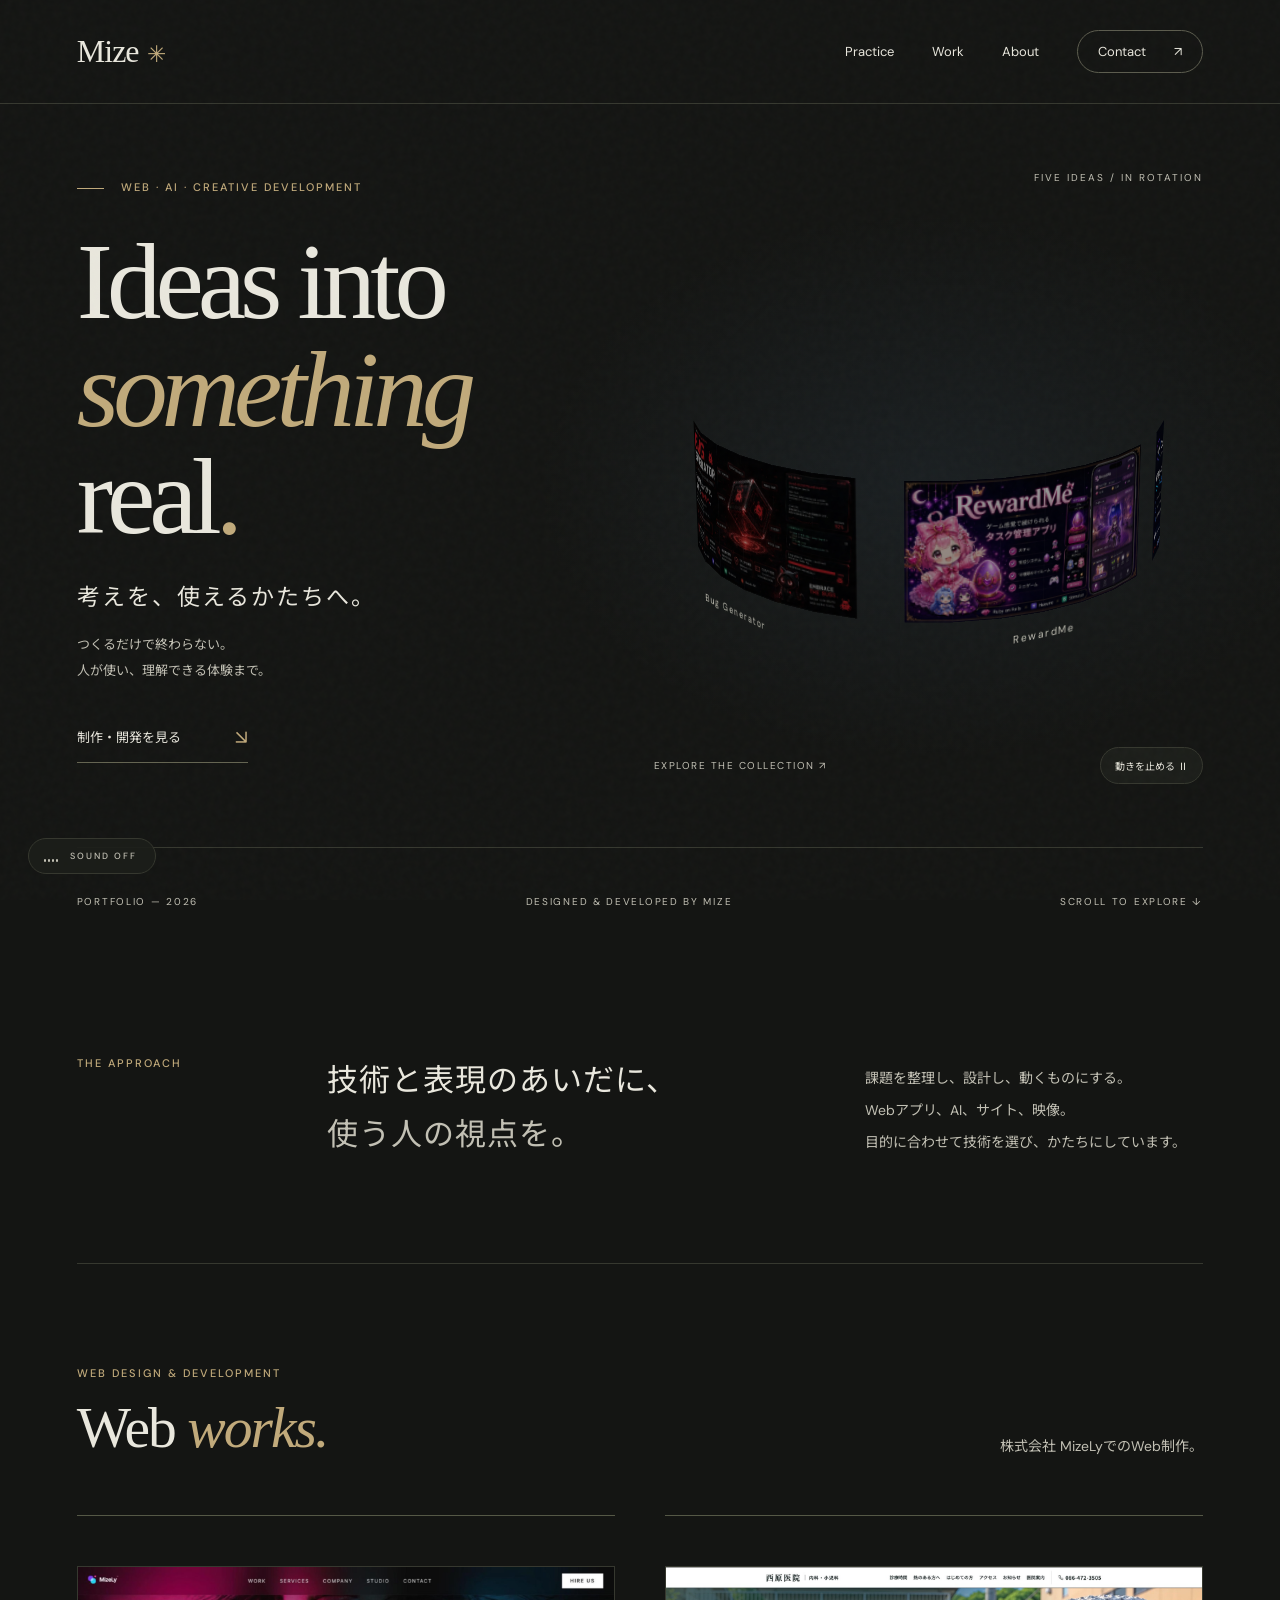
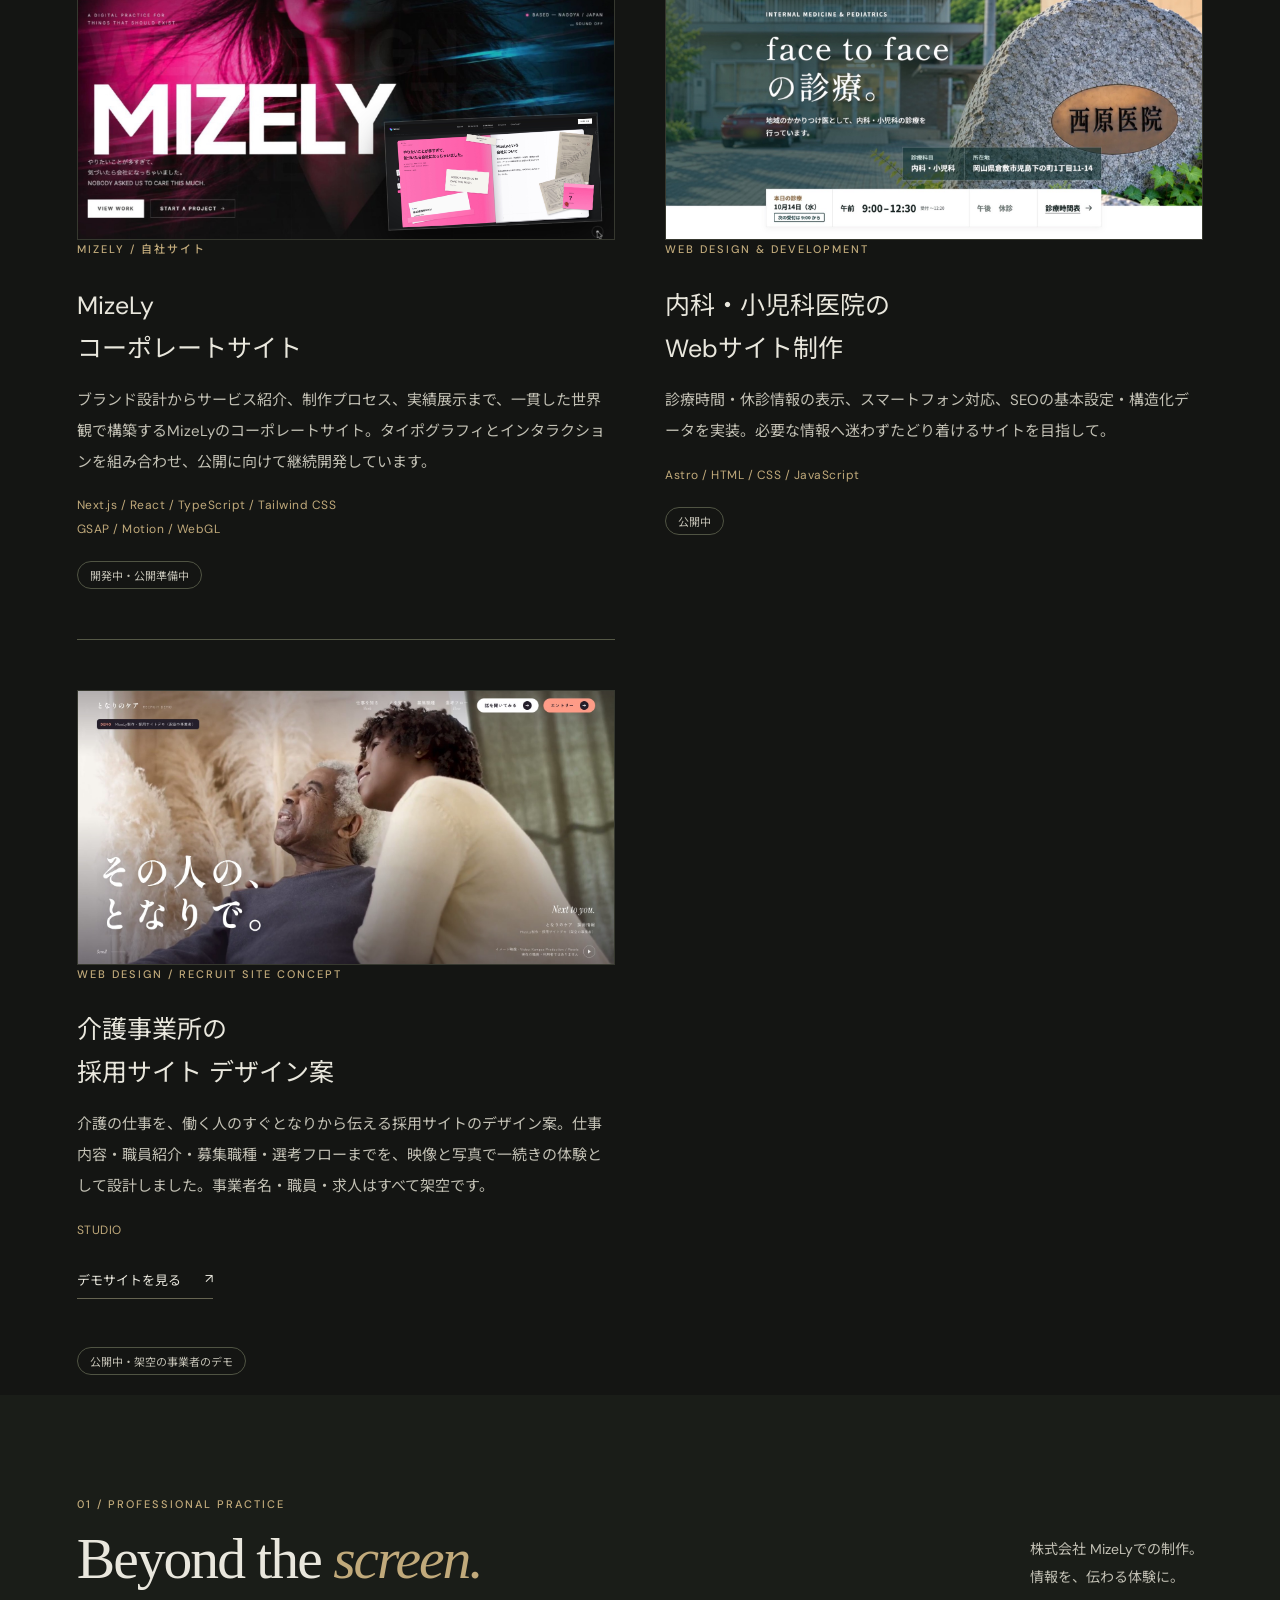
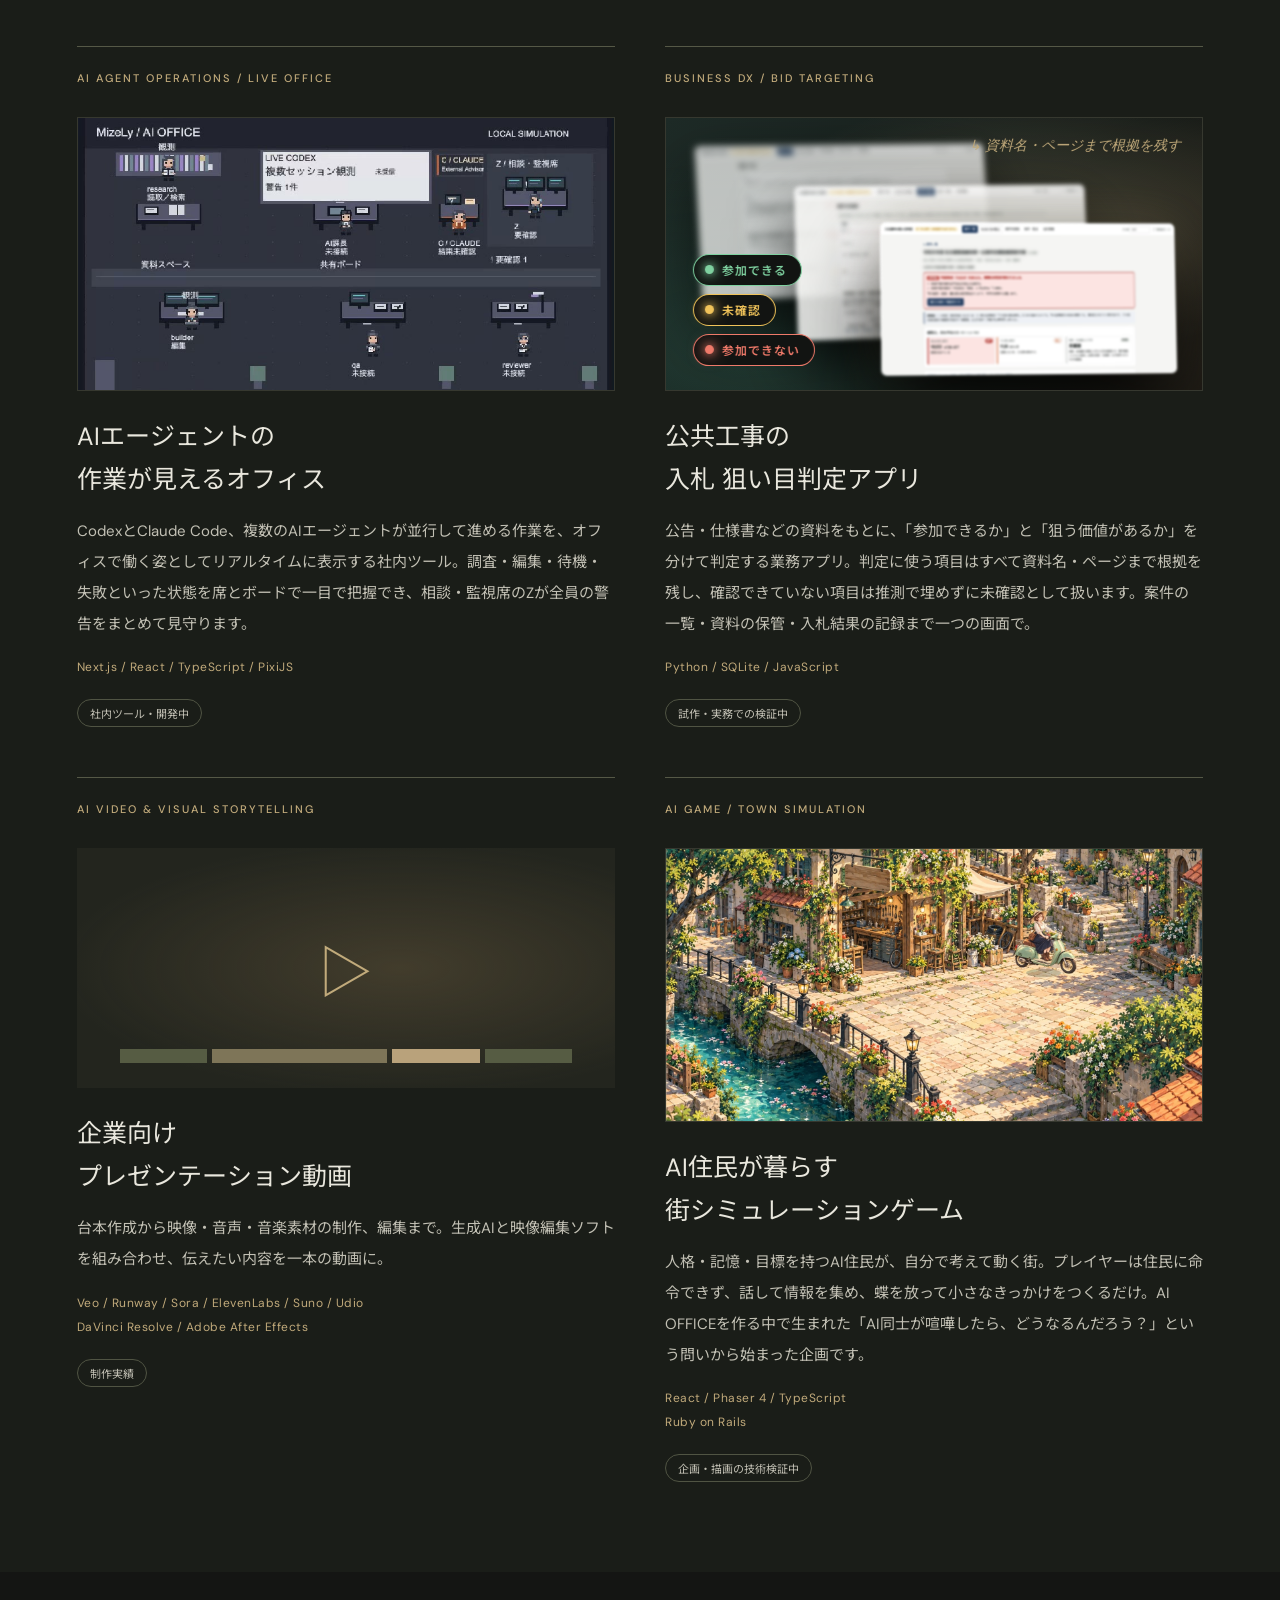
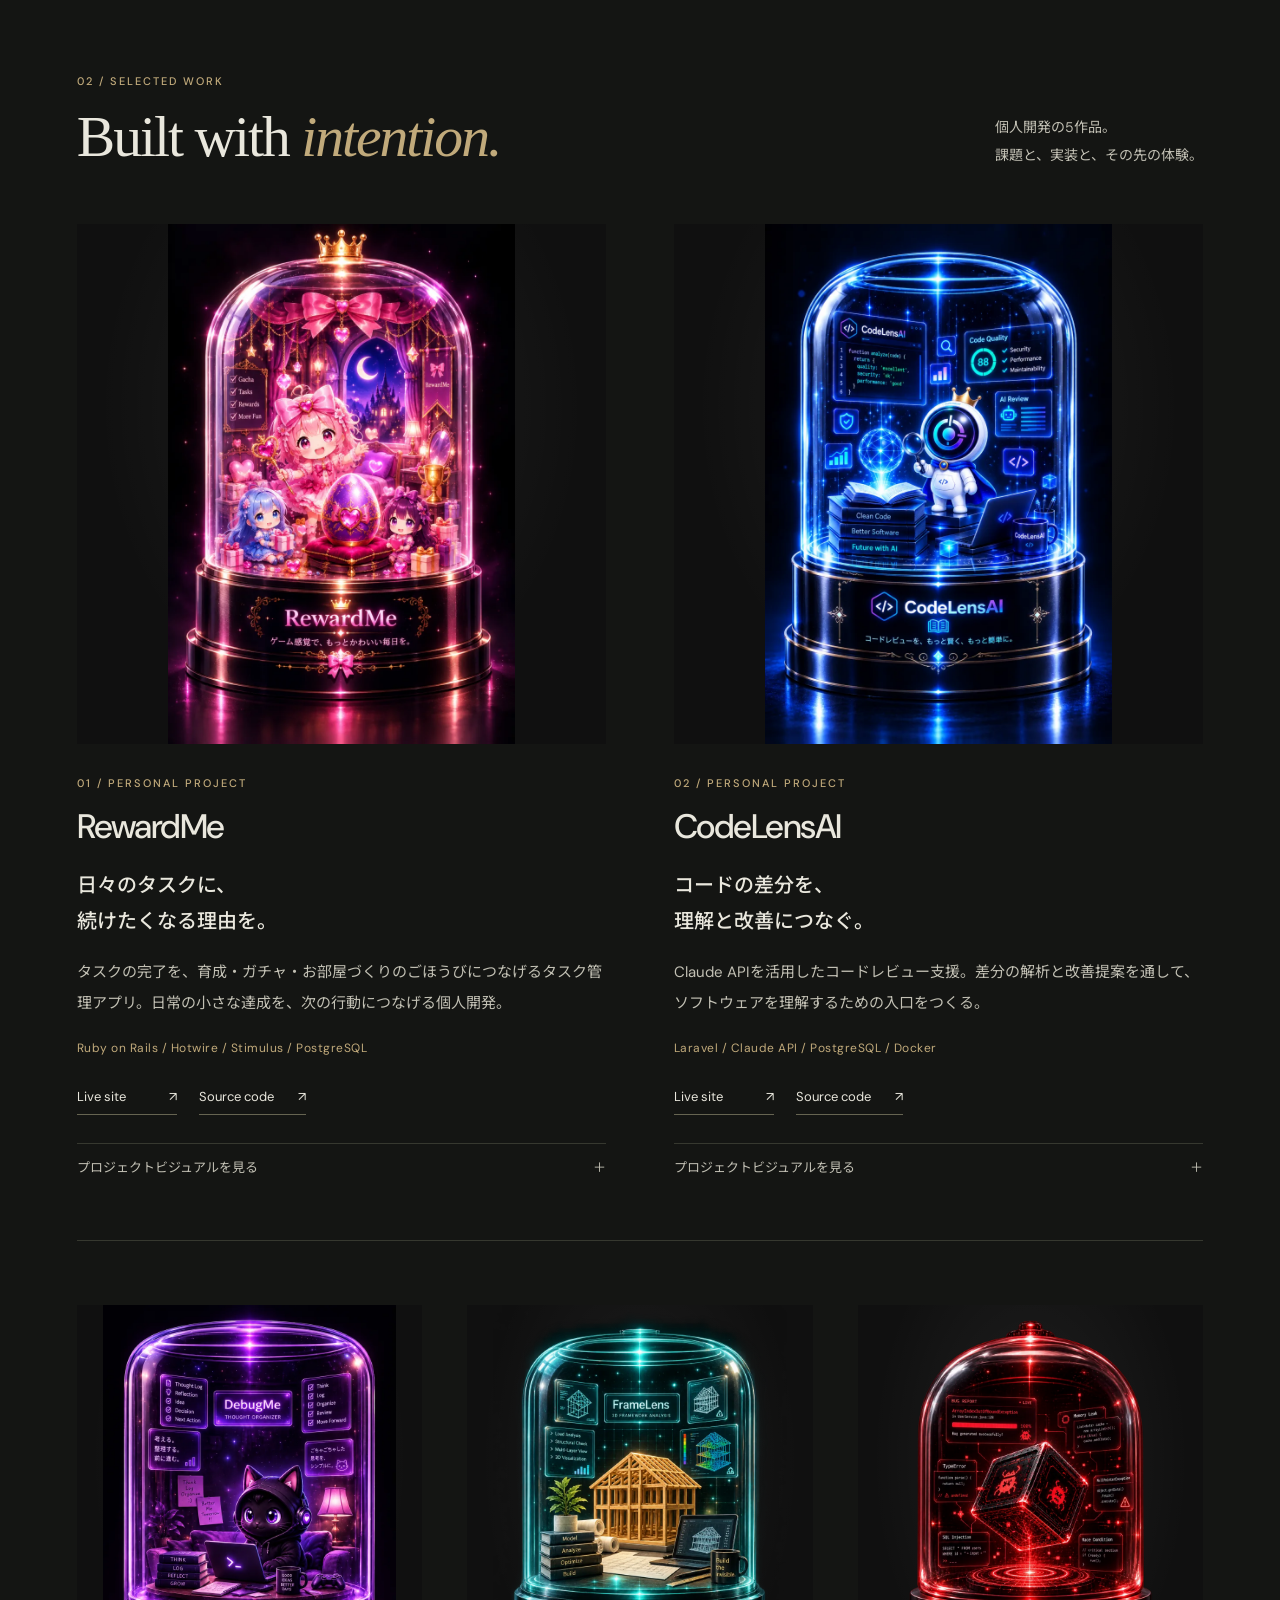
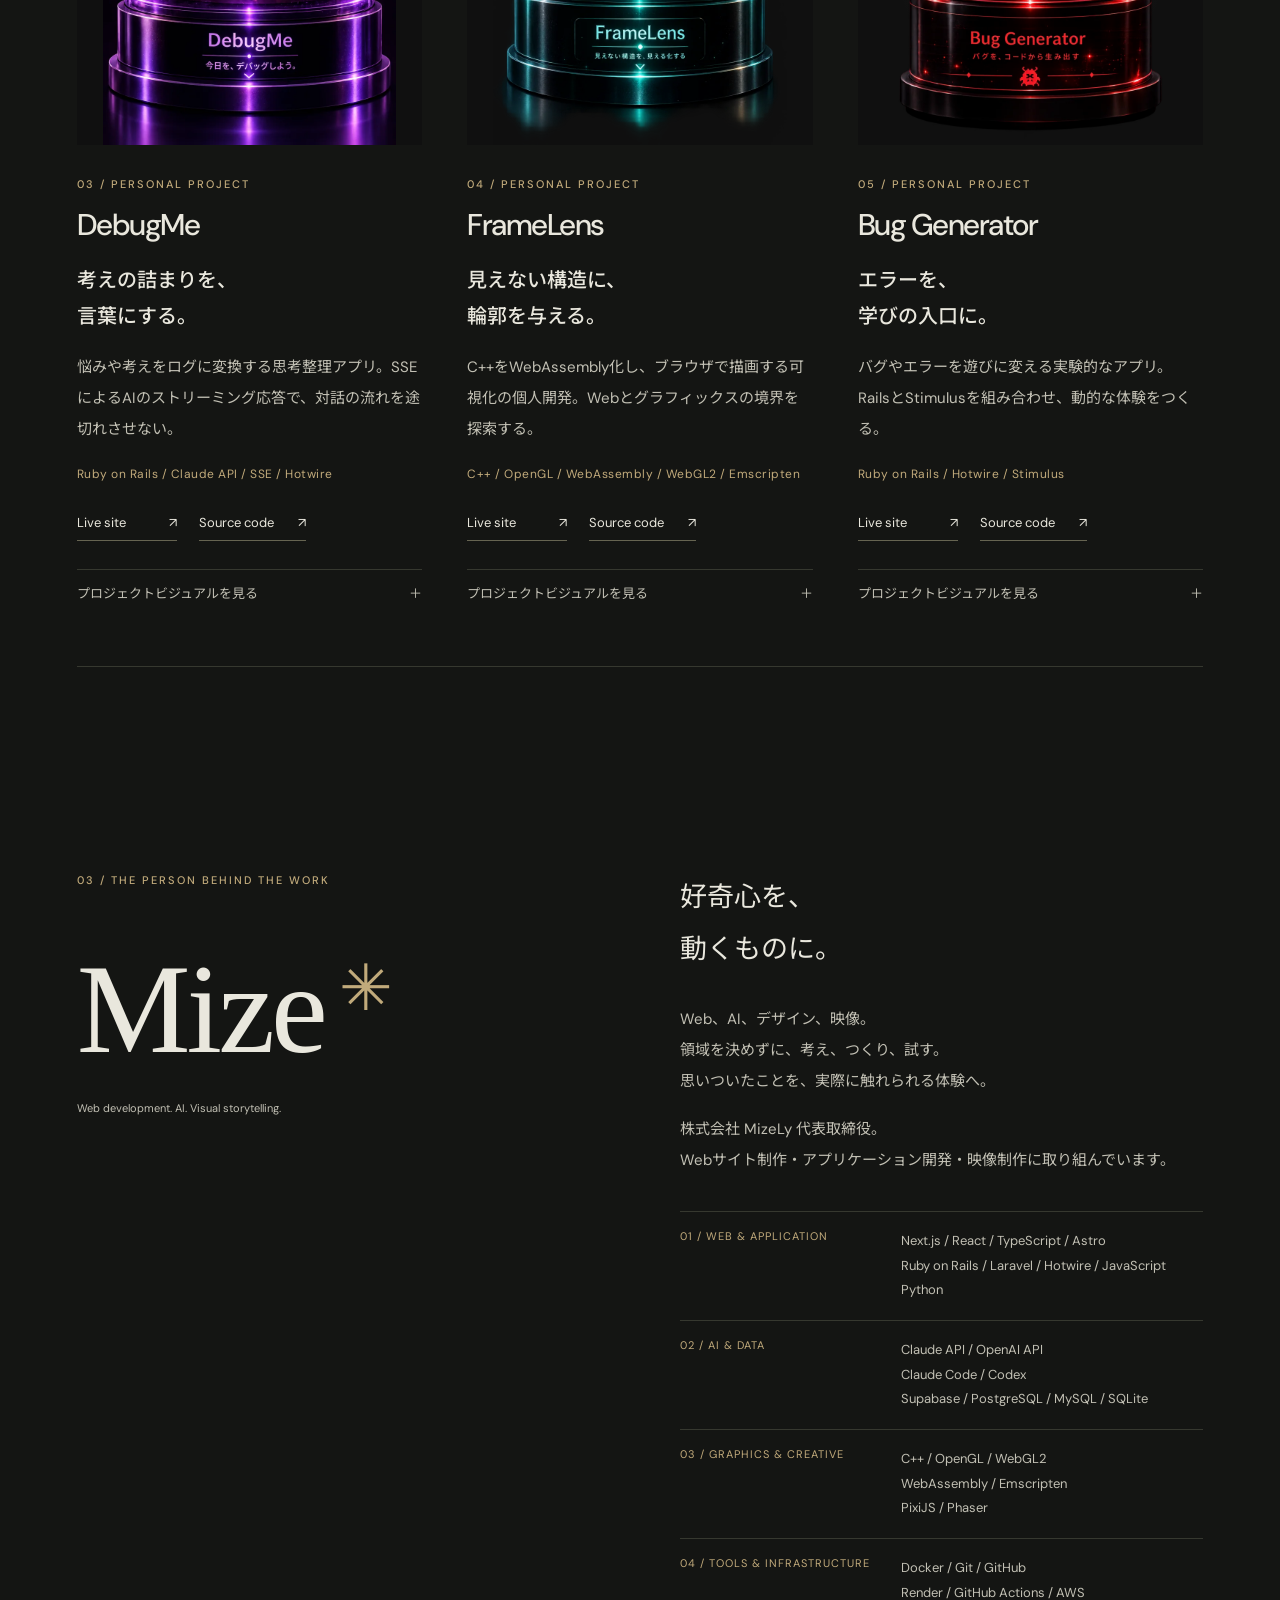
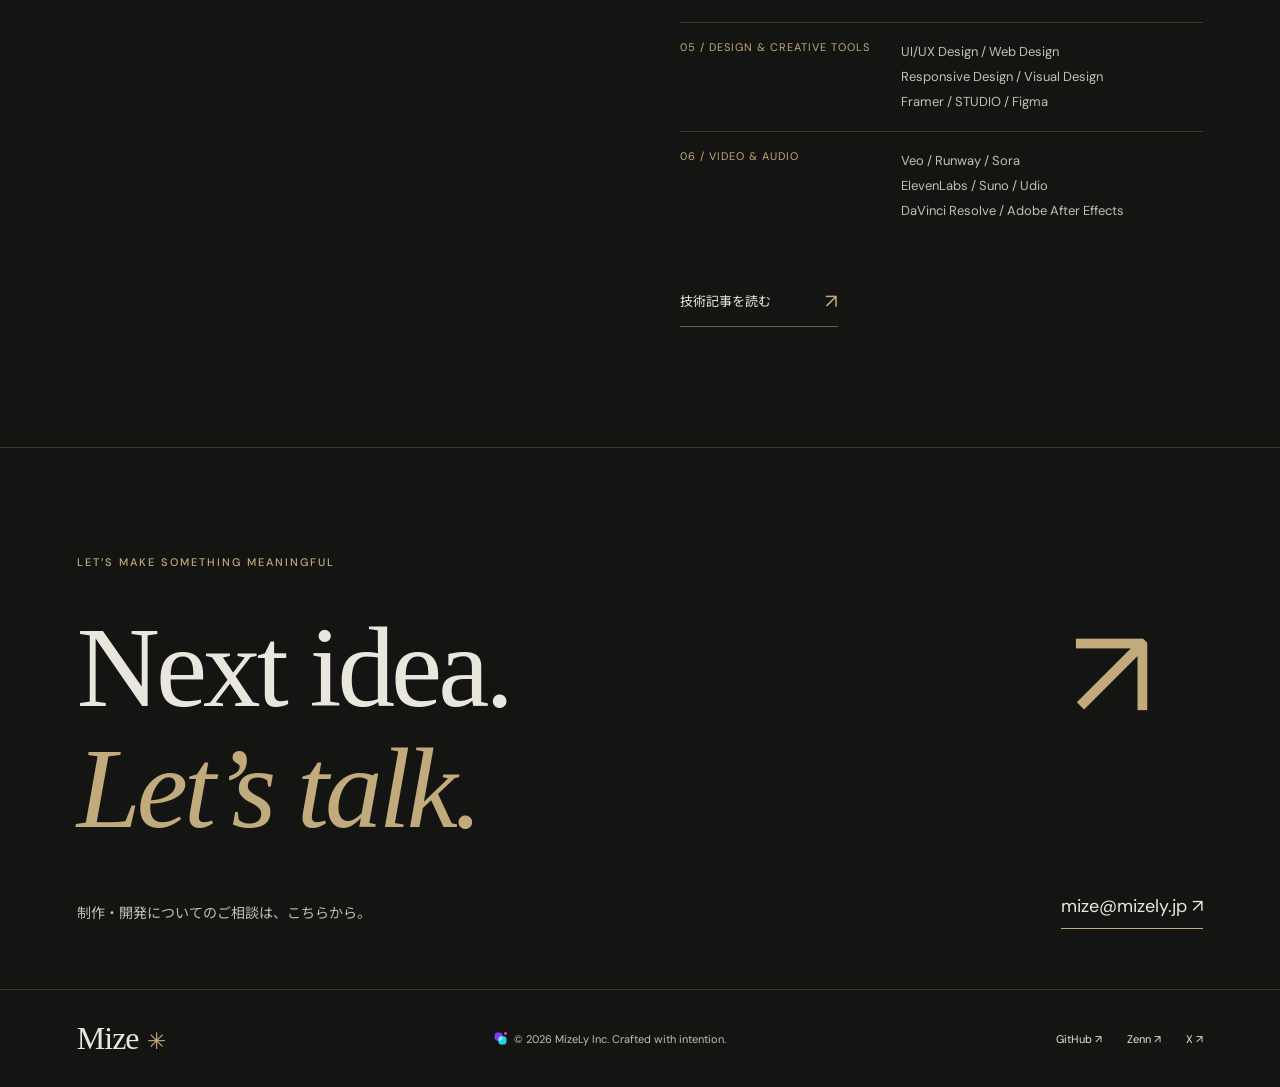
<file: index.html>
<!doctype html>
<html lang="ja"><head><meta charset="utf-8"><meta name="viewport" content="width=device-width,initial-scale=1">
<title>Mize — Web, AI & Creative Development</title><meta name="description" content="Mizeのポートフォリオ。Web・AIアプリの個人開発、MizeLyでのWebサイト・動画制作。RewardMe、CodeLensAI、DebugMeなどの制作内容と使用技術を紹介します。">
<link rel="canonical" href="https://mize1978.github.io/"><meta property="og:type" content="website"><meta property="og:site_name" content="Mize Portfolio"><meta property="og:title" content="Mize — Web, AI & Creative Development"><meta property="og:description" content="考えを、使えるかたちへ。Web・AI・映像をつなぐ制作と開発。"><meta property="og:url" content="https://mize1978.github.io/"><meta property="og:image" content="https://mize1978.github.io/og.jpg"><meta name="twitter:card" content="summary_large_image">
<link rel="stylesheet" href="portfolio.css?v=20261102-video"><link rel="preconnect" href="https://fonts.googleapis.com"><link rel="preconnect" href="https://fonts.gstatic.com" crossorigin><link href="https://fonts.googleapis.com/css2?family=DM+Sans:wght@400;500;600;700&family=Noto+Sans+JP:wght@400;500;700&display=swap" rel="stylesheet"></head><body id="top">
<a class="skip" href="#main">本文へ移動</a><header class="header"><a class="logo" href="#top">Mize<span>✳</span></a><nav aria-label="メイン"><a href="#web">Practice</a><a href="#work">Work</a><a href="#about">About</a><a class="contact-nav" href="mailto:mize@mizely.jp">Contact <span>↗</span></a></nav></header>
<main id="main"><section class="hero"><div class="hero-copy"><p class="eyebrow"><span class="line"></span> WEB · AI · CREATIVE DEVELOPMENT</p><h1>Ideas into<br><em>something</em><br>real<span class="gold">.</span></h1><p class="hero-ja">考えを、使えるかたちへ。</p><p class="hero-note">つくるだけで終わらない。<br>人が使い、理解できる体験まで。</p><a class="text-link" href="#web">制作・開発を見る <span>↘</span></a></div><div class="hero-art kinetic-gallery"><span class="gallery-label">FIVE IDEAS / IN ROTATION</span><div class="gallery-stage cyl-stage"><div class="cyl-ring" id="cyl-ring" style="--S:6;--N:35"><a class="cyl-work" href="#ex-reward" aria-label="RewardMe" style="--w:0;--img:url('banner-rewardme.jpg')"><i style="--j:0"></i><i style="--j:1"></i><i style="--j:2"></i><i style="--j:3"></i><i style="--j:4"></i><i style="--j:5"></i><span>RewardMe</span></a><a class="cyl-work" href="#ex-lens" aria-label="CodeLensAI" style="--w:1;--img:url('banner-codelensai.jpg')"><i style="--j:0"></i><i style="--j:1"></i><i style="--j:2"></i><i style="--j:3"></i><i style="--j:4"></i><i style="--j:5"></i><span>CodeLensAI</span></a><a class="cyl-work" href="#ex-debug" aria-label="DebugMe" style="--w:2;--img:url('banner-debugme.jpg')"><i style="--j:0"></i><i style="--j:1"></i><i style="--j:2"></i><i style="--j:3"></i><i style="--j:4"></i><i style="--j:5"></i><span>DebugMe</span></a><a class="cyl-work" href="#ex-frame" aria-label="FrameLens" style="--w:3;--img:url('banner-framelens.jpg')"><i style="--j:0"></i><i style="--j:1"></i><i style="--j:2"></i><i style="--j:3"></i><i style="--j:4"></i><i style="--j:5"></i><span>FrameLens</span></a><a class="cyl-work" href="#ex-bug" aria-label="Bug Generator" style="--w:4;--img:url('banner-buggenerator-original.webp')"><i style="--j:0"></i><i style="--j:1"></i><i style="--j:2"></i><i style="--j:3"></i><i style="--j:4"></i><i style="--j:5"></i><span>Bug Generator</span></a></div></div><div class="gallery-controls"><span>EXPLORE THE COLLECTION ↗</span><button type="button" id="gallery-toggle" aria-pressed="false">動きを止める Ⅱ</button></div></div><div class="hero-bottom"><span>PORTFOLIO — 2026</span><span>DESIGNED & DEVELOPED BY MIZE</span><a href="#web" aria-label="作品一覧へ">SCROLL TO EXPLORE ↓</a></div></section>
<section class="intro"><p class="eyebrow">THE APPROACH</p><h2>技術と表現のあいだに、<br><span>使う人の視点を。</span></h2><p>課題を整理し、設計し、動くものにする。<br>Webアプリ、AI、サイト、映像。<br>目的に合わせて技術を選び、かたちにしています。</p></section>
<section class="works works-web" id="web"><div class="section-head"><div><p class="eyebrow">WEB DESIGN & DEVELOPMENT</p><h2>Web <em>works.</em></h2></div><p>株式会社 MizeLyでのWeb制作。</p></div><div class="practice-grid web-work-grid"><article><figure class="web-shot web-shot-stack"><img src="cases/web-mizely.jpg" alt="MizeLy コーポレートサイトのトップ画面" width="1600" height="815" loading="lazy" decoding="async"><img class="web-shot-layer" src="cases/web-mizely-company.jpg" alt="MizeLy 会社紹介ページ。手帳を開いたようなレイアウト" width="1600" height="815" loading="lazy" decoding="async"></figure><p class="eyebrow">MIZELY / 自社サイト</p><h3>MizeLy<br>コーポレートサイト</h3><p>ブランド設計からサービス紹介、制作プロセス、実績展示まで、一貫した世界観で構築するMizeLyのコーポレートサイト。タイポグラフィとインタラクションを組み合わせ、公開に向けて継続開発しています。</p><p class="tech">Next.js / React / TypeScript / Tailwind CSS<br>GSAP / Motion / WebGL</p><span class="status">開発中・公開準備中</span></article><article><figure class="web-shot"><img src="cases/web-clinic.jpg" alt="内科・小児科医院サイトのトップ画面" width="1600" height="829" loading="lazy" decoding="async"></figure><p class="eyebrow">WEB DESIGN & DEVELOPMENT</p><h3>内科・小児科医院の<br>Webサイト制作</h3><p>診療時間・休診情報の表示、スマートフォン対応、SEOの基本設定・構造化データを実装。必要な情報へ迷わずたどり着けるサイトを目指して。</p><p class="tech">Astro / HTML / CSS / JavaScript</p><span class="status">公開中</span></article><article><figure class="web-shot"><img src="cases/web-tonari-demo.jpg" alt="介護事業所の採用サイトのデザイン案。高齢の男性と女性が並んで上を見上げる映像に「その人の、となりで。」のコピー。架空の事業者によるデモ" width="1600" height="815" loading="lazy" decoding="async"></figure><p class="eyebrow">WEB DESIGN / RECRUIT SITE CONCEPT</p><h3>介護事業所の<br>採用サイト デザイン案</h3><p>介護の仕事を、働く人のすぐとなりから伝える採用サイトのデザイン案。仕事内容・職員紹介・募集職種・選考フローまでを、映像と写真で一続きの体験として設計しました。事業者名・職員・求人はすべて架空です。</p><p class="tech">STUDIO</p><div class="project-links"><a href="https://mizely-care-recruit-demo.pages.dev/" target="_blank" rel="noopener">デモサイトを見る<span>↗</span></a></div><span class="status">公開中・架空の事業者のデモ</span></article></div></section><section id="practice" class="practice"><div class="section-head"><div><p class="eyebrow">01 / PROFESSIONAL PRACTICE</p><h2>Beyond the <em>screen.</em></h2></div><p>株式会社 MizeLyでの制作。<br>情報を、伝わる体験に。</p></div><div class="practice-grid"><article><p class="eyebrow">AI AGENT OPERATIONS / LIVE OFFICE</p><figure class="web-shot"><video class="shot-video" src="cases/practice-ai-office-live.mp4" poster="cases/practice-ai-office-live.jpg" autoplay muted loop playsinline preload="metadata" aria-label="AI OFFICEのLIVE画面の動画。調査・実装担当とC / CLAUDEの状態が切り替わり、相談・監視席のZが要確認を出す（テスト用データで再現）"></video></figure><h3>AIエージェントの<br>作業が見えるオフィス</h3><p>CodexとClaude Code、複数のAIエージェントが並行して進める作業を、オフィスで働く姿としてリアルタイムに表示する社内ツール。調査・編集・待機・失敗といった状態を席とボードで一目で把握でき、相談・監視席のZが全員の警告をまとめて見守ります。</p><p class="tech">Next.js / React / TypeScript / PixiJS</p><span class="status">社内ツール・開発中</span></article><article><p class="eyebrow">BUSINESS DX / BID TARGETING</p><figure class="web-shot bid-stage"><img class="bid-s bid-s1" src="cases/practice-bid-app.jpg" alt="入札案件の狙い目判定アプリの案件一覧画面。案件ごとに締切・判定の信号・適合度・状態が並ぶ（案件名と発注機関はぼかし処理）" width="1600" height="815" loading="lazy" decoding="async"><img class="bid-s bid-s2" src="cases/practice-bid-new.jpg" alt="案件の登録画面。資料に書かれていないことは未確認のまま残すよう案内している" width="1600" height="815" loading="lazy" decoding="async"><img class="bid-s bid-s3" src="cases/practice-bid-result.jpg" alt="判定結果の画面。締切と次にやることが3枚のカードで並ぶ（案件名はぼかし処理）" width="1600" height="815" loading="lazy" decoding="async"><span class="bid-signals" aria-hidden="true"><i class="sg-go">参加できる</i><i class="sg-un">未確認</i><i class="sg-no">参加できない</i></span><span class="bid-trace" aria-hidden="true">↳ 資料名・ページまで根拠を残す</span></figure><h3>公共工事の<br>入札 狙い目判定アプリ</h3><p>公告・仕様書などの資料をもとに、「参加できるか」と「狙う価値があるか」を分けて判定する業務アプリ。判定に使う項目はすべて資料名・ページまで根拠を残し、確認できていない項目は推測で埋めずに未確認として扱います。案件の一覧・資料の保管・入札結果の記録まで一つの画面で。</p><p class="tech">Python / SQLite / JavaScript</p><span class="status">試作・実務での検証中</span></article><article><p class="eyebrow">AI VIDEO & VISUAL STORYTELLING</p><div class="abstract-video" aria-hidden="true"><span class="play">▷</span><div class="timeline"><i></i><i></i><i></i><i></i></div></div><h3>企業向け<br>プレゼンテーション動画</h3><p>台本作成から映像・音声・音楽素材の制作、編集まで。生成AIと映像編集ソフトを組み合わせ、伝えたい内容を一本の動画に。</p><p class="tech">Veo / Runway / Sora / ElevenLabs / Suno / Udio<br>DaVinci Resolve / Adobe After Effects</p><span class="status">制作実績</span></article><article><p class="eyebrow">AI GAME / TOWN SIMULATION</p><figure class="web-shot"><img src="cases/practice-butterfly-art.jpg" alt="Butterfly Townのアート試作。花とつるに覆われた石造りの街で、麦わら帽子の女の子がミント色のスクーターに乗っている。手前には水路と石の橋" width="1600" height="815" loading="lazy" decoding="async"></figure><h3>AI住民が暮らす<br>街シミュレーションゲーム</h3><p>人格・記憶・目標を持つAI住民が、自分で考えて動く街。プレイヤーは住民に命令できず、話して情報を集め、蝶を放って小さなきっかけをつくるだけ。AI OFFICEを作る中で生まれた「AI同士が喧嘩したら、どうなるんだろう？」という問いから始まった企画です。</p><p class="tech">React / Phaser 4 / TypeScript<br>Ruby on Rails</p><span class="status">企画・描画の技術検証中</span></article></div></section><section class="works" id="work"><div class="section-head"><div><p class="eyebrow">02 / SELECTED WORK</p><h2>Built with <em>intention.</em></h2></div><p>個人開発の5作品。<br>課題と、実装と、その先の体験。</p></div><div class="work-list">
<div class="project-row project-row-2"><article class="project" id="ex-reward"><div class="project-visual reward selected-dome"><span class="visual-number">01</span><img src="cases/rewardme-selected.webp" alt="RewardMeの作品ビジュアル" loading="lazy" decoding="async" width="1024" height="1536"><span class="visual-word">RewardMe</span></div><div class="project-copy"><p class="eyebrow">01 / PERSONAL PROJECT</p><h3>RewardMe</h3><p class="project-title">日々のタスクに、<br>続けたくなる理由を。</p><p class="project-desc">タスクの完了を、育成・ガチャ・お部屋づくりのごほうびにつなげるタスク管理アプリ。日常の小さな達成を、次の行動につなげる個人開発。</p><p class="tech">Ruby on Rails / Hotwire / Stimulus / PostgreSQL</p><div class="project-links"><a href="https://rewardme-qaq3.onrender.com/" target="_blank" rel="noopener noreferrer">Live site <span>↗</span></a><a href="https://github.com/mize1978/rewardme" target="_blank" rel="noopener noreferrer">Source code <span>↗</span></a></div><details><summary>プロジェクトビジュアルを見る <span>＋</span></summary><img src="banner-rewardme.jpg" alt="RewardMeの紹介用ビジュアル" loading="lazy" decoding="async" width="1200" height="630"></details></div></article>
<article class="project" id="ex-lens"><div class="project-visual lens selected-dome"><span class="visual-number">02</span><img src="cases/codelensai-selected.webp" alt="CodeLensAIの作品ビジュアル" loading="lazy" decoding="async" width="1024" height="1536"><span class="visual-word">CodeLensAI</span></div><div class="project-copy"><p class="eyebrow">02 / PERSONAL PROJECT</p><h3>CodeLensAI</h3><p class="project-title">コードの差分を、<br>理解と改善につなぐ。</p><p class="project-desc">Claude APIを活用したコードレビュー支援。差分の解析と改善提案を通して、ソフトウェアを理解するための入口をつくる。</p><p class="tech">Laravel / Claude API / PostgreSQL / Docker</p><div class="project-links"><a href="https://codelens-ai-vplg.onrender.com/" target="_blank" rel="noopener noreferrer">Live site <span>↗</span></a><a href="https://github.com/mize1978/codelens-ai" target="_blank" rel="noopener noreferrer">Source code <span>↗</span></a></div><details><summary>プロジェクトビジュアルを見る <span>＋</span></summary><img src="banner-codelensai.jpg" alt="CodeLensAIの紹介用ビジュアル" loading="lazy" decoding="async" width="1200" height="630"></details></div></article></div>
<div class="project-row"><article class="project" id="ex-debug"><div class="project-visual debug selected-dome"><span class="visual-number">03</span><img src="cases/debugme-selected.webp" alt="DebugMeの作品ビジュアル" loading="lazy" decoding="async" width="1024" height="1536"><span class="visual-word">DebugMe</span></div><div class="project-copy"><p class="eyebrow">03 / PERSONAL PROJECT</p><h3>DebugMe</h3><p class="project-title">考えの詰まりを、<br>言葉にする。</p><p class="project-desc">悩みや考えをログに変換する思考整理アプリ。SSEによるAIのストリーミング応答で、対話の流れを途切れさせない。</p><p class="tech">Ruby on Rails / Claude API / SSE / Hotwire</p><div class="project-links"><a href="https://debugme-2m5k.onrender.com/" target="_blank" rel="noopener noreferrer">Live site <span>↗</span></a><a href="https://github.com/mize1978/debugme" target="_blank" rel="noopener noreferrer">Source code <span>↗</span></a></div><details><summary>プロジェクトビジュアルを見る <span>＋</span></summary><img src="banner-debugme-original.webp" alt="DebugMeの紹介用ビジュアル" loading="lazy" decoding="async" width="1672" height="941"></details></div></article>
<article class="project" id="ex-frame"><div class="project-visual frame selected-dome"><span class="visual-number">04</span><img src="cases/framelens-selected.webp" alt="FrameLensの作品ビジュアル" loading="lazy" decoding="async" width="1024" height="1536"><span class="visual-word">FrameLens</span></div><div class="project-copy"><p class="eyebrow">04 / PERSONAL PROJECT</p><h3>FrameLens</h3><p class="project-title">見えない構造に、<br>輪郭を与える。</p><p class="project-desc">C++をWebAssembly化し、ブラウザで描画する可視化の個人開発。Webとグラフィックスの境界を探索する。</p><p class="tech">C++ / OpenGL / WebAssembly / WebGL2 / Emscripten</p><div class="project-links"><a href="https://mize1978.github.io/framelens/" target="_blank" rel="noopener noreferrer">Live site <span>↗</span></a><a href="https://github.com/mize1978/FrameLens" target="_blank" rel="noopener noreferrer">Source code <span>↗</span></a></div><details><summary>プロジェクトビジュアルを見る <span>＋</span></summary><img src="banner-framelens-original.webp" alt="FrameLensの紹介用ビジュアル" loading="lazy" decoding="async" width="1536" height="1024"></details></div></article>
<article class="project" id="ex-bug"><div class="project-visual bug selected-dome"><span class="visual-number">05</span><img src="cases/buggenerator-selected.webp" alt="Bug Generatorの作品ビジュアル" loading="lazy" decoding="async" width="1024" height="1536"><span class="visual-word">Bug Generator</span></div><div class="project-copy"><p class="eyebrow">05 / PERSONAL PROJECT</p><h3>Bug Generator</h3><p class="project-title">エラーを、<br>学びの入口に。</p><p class="project-desc">バグやエラーを遊びに変える実験的なアプリ。RailsとStimulusを組み合わせ、動的な体験をつくる。</p><p class="tech">Ruby on Rails / Hotwire / Stimulus</p><div class="project-links"><a href="https://bug.mizely.jp/" target="_blank" rel="noopener noreferrer">Live site <span>↗</span></a><a href="https://github.com/mize1978/bug_generator" target="_blank" rel="noopener noreferrer">Source code <span>↗</span></a></div><details><summary>プロジェクトビジュアルを見る <span>＋</span></summary><img src="banner-buggenerator-original.webp" alt="Bug Generatorの紹介用ビジュアル" loading="lazy" decoding="async" width="1726" height="911"></details></div></article></div>
</div></section>
<section class="about" id="about"><div><p class="eyebrow">03 / THE PERSON BEHIND THE WORK</p><h2>Mize<span>✳</span></h2><p class="about-role">Web development. AI. Visual storytelling.</p></div><div class="about-copy"><p class="about-lead">好奇心を、<br>動くものに。</p><p>Web、AI、デザイン、映像。<br>領域を決めずに、考え、つくり、試す。<br>思いついたことを、実際に触れられる体験へ。</p><p>株式会社 MizeLy 代表取締役。<br>Webサイト制作・アプリケーション開発・映像制作に取り組んでいます。</p><dl class="skills"><div><dt>01 / WEB & APPLICATION</dt><dd>Next.js / React / TypeScript / Astro<br>Ruby on Rails / Laravel / Hotwire / JavaScript<br>Python</dd></div><div><dt>02 / AI & DATA</dt><dd>Claude API / OpenAI API<br>Claude Code / Codex<br>Supabase / PostgreSQL / MySQL / SQLite</dd></div><div><dt>03 / GRAPHICS & CREATIVE</dt><dd>C++ / OpenGL / WebGL2<br>WebAssembly / Emscripten<br>PixiJS / Phaser</dd></div><div><dt>04 / TOOLS & INFRASTRUCTURE</dt><dd>Docker / Git / GitHub<br>Render / GitHub Actions / AWS</dd></div><div><dt>05 / DESIGN & CREATIVE TOOLS</dt><dd>UI/UX Design / Web Design<br>Responsive Design / Visual Design<br>Framer / STUDIO / Figma</dd></div><div><dt>06 / VIDEO &amp; AUDIO</dt><dd>Veo / Runway / Sora<br>ElevenLabs / Suno / Udio<br>DaVinci Resolve / Adobe After Effects</dd></div></dl><a class="text-link" href="https://zenn.dev/mizel1978" target="_blank" rel="noopener noreferrer">技術記事を読む <span>↗</span></a></div></section>
<section class="contact" id="contact"><p class="eyebrow">LET’S MAKE SOMETHING MEANINGFUL</p><h2>Next idea.<br><em>Let’s talk.</em><span>↗</span></h2><div class="contact-bottom"><p>制作・開発についてのご相談は、こちらから。</p><a href="mailto:mize@mizely.jp">mize@mizely.jp ↗</a></div></section></main>
<footer><a class="logo" href="#top">Mize<span>✳</span></a><p><a class="footer-company" href="https://mizely.jp/" target="_blank" rel="noopener noreferrer"><img src="mizely-symbol.svg" alt="" width="13" height="13">© 2026 MizeLy Inc.</a> Crafted with intention.</p><div><a href="https://github.com/mize1978" target="_blank" rel="noopener noreferrer">GitHub ↗</a><a href="https://zenn.dev/mizel1978" target="_blank" rel="noopener noreferrer">Zenn ↗</a><a href="https://x.com/mizelategm66172" target="_blank" rel="noopener noreferrer">X ↗</a></div></footer><script>
/* 円筒の試作。回転は CSS。ここは停止ボタンだけ。 */
(function(){
  var ring=document.getElementById('cyl-ring');
  var toggle=document.getElementById('gallery-toggle');
  if(!ring||!toggle) return;
  toggle.addEventListener('click',function(){
    var paused=toggle.getAttribute('aria-pressed')!=='true';
    toggle.setAttribute('aria-pressed',String(paused));
    ring.classList.toggle('is-paused',paused);
    toggle.textContent=paused?'\u52d5\u304d\u3092\u518d\u751f\u3059\u308b \u25b7':'\u52d5\u304d\u3092\u6b62\u3081\u308b \u2161';
  });
})();
</script><audio id="portfolio-music" src="audio/turning-pages.mp3" preload="none" loop></audio><button class="music-toggle" id="music-toggle" type="button" aria-label="音楽を再生" aria-pressed="false"><span class="music-bars" aria-hidden="true"><i></i><i></i><i></i><i></i></span><span id="music-label">SOUND OFF</span></button><script>
(()=>{const audio=document.getElementById('portfolio-music');const button=document.getElementById('music-toggle');const label=document.getElementById('music-label');audio.volume=.35;function sync(){const playing=!audio.paused;button.setAttribute('aria-pressed',String(playing));button.setAttribute('aria-label',playing?'音楽を停止':'音楽を再生');label.textContent=playing?'SOUND ON':'SOUND OFF';}button.addEventListener('click',async()=>{if(audio.paused){try{await audio.play();}catch{label.textContent='再生できません';}}else{audio.pause();}});audio.addEventListener('play',sync);audio.addEventListener('pause',sync);/* 既定は ON。ブラウザは操作前の音声再生を止めるので、止められたら最初のクリック/キー/タッチで鳴らす。一度 OFF にした人には、次回からも鳴らさない。 */const KEY='portfolio-sound';let off=false;try{off=localStorage.getItem(KEY)==='off'}catch{}function remember(v){try{localStorage.setItem(KEY,v)}catch{}}button.addEventListener('click',()=>{remember(audio.paused?'off':'on')});if(!off){const events=['pointerdown','keydown','touchstart'];const stop=()=>events.forEach(t=>removeEventListener(t,start,true));const start=e=>{if(e&&e.target&&e.target.closest&&e.target.closest('#music-toggle'))return;stop();if(audio.paused)audio.play().catch(()=>{});};button.addEventListener('click',stop);audio.play().catch(()=>{events.forEach(t=>addEventListener(t,start,true))});}})();
</script><script>(function(){try{var m=matchMedia("(prefers-reduced-motion: reduce)");function f(){document.querySelectorAll("video.shot-video").forEach(function(v){if(m.matches){v.removeAttribute("autoplay");v.pause();}else{v.play().catch(function(){});}});}f();m.addEventListener&&m.addEventListener("change",f);}catch(e){}})();</script></body></html>
</file>
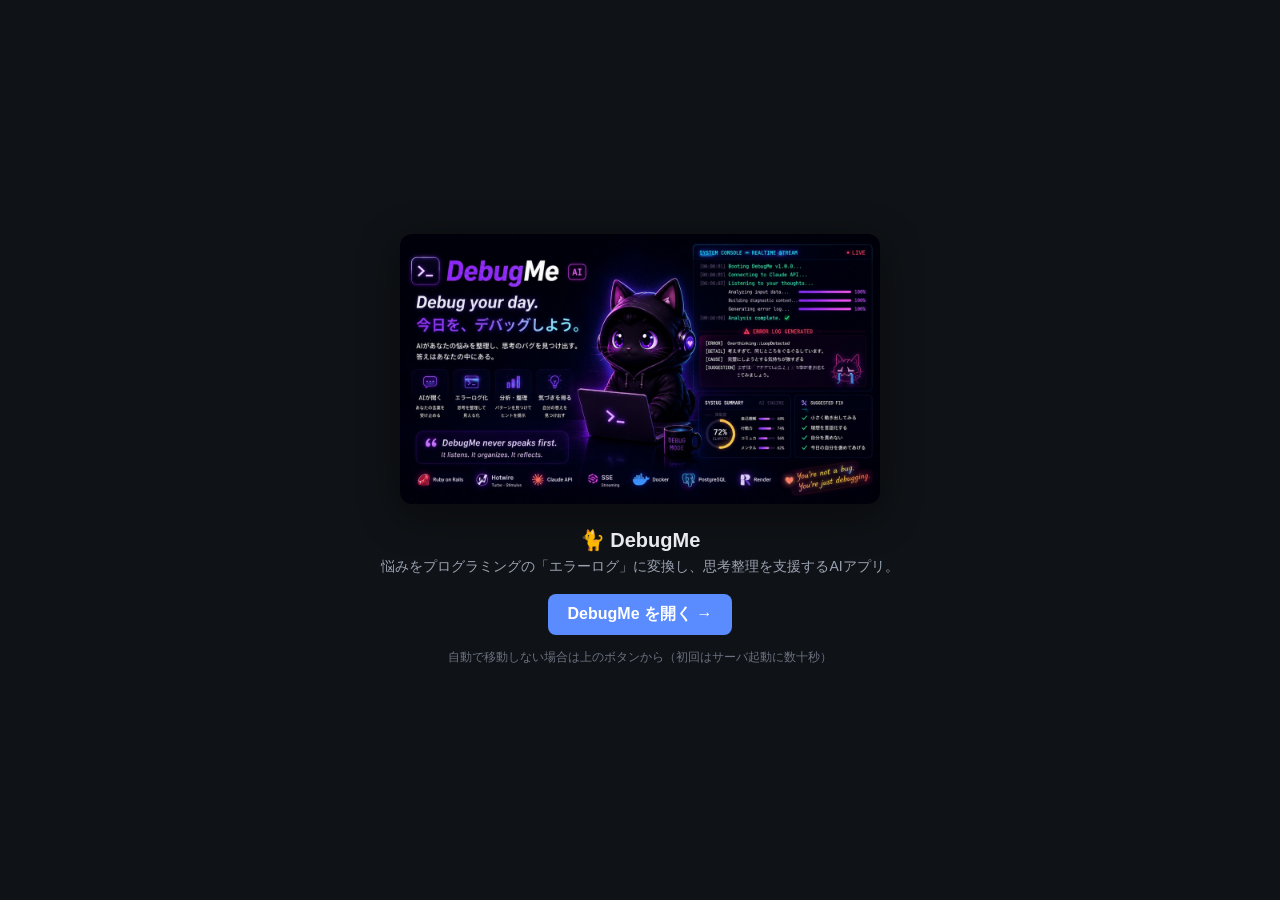
<file: debugme/index.html>
<!doctype html>
<html lang="ja">
<head>
<meta charset="utf-8">
<meta name="viewport" content="width=device-width, initial-scale=1">
<title>DebugMe — 悩みをデバッグログに変換</title>
<meta name="description" content="悩みをプログラミングの『エラーログ』に変換し、思考整理を支援するAIアプリ。Ruby on Rails・Hotwire・Claude API・SSEでストリーミング応答まで実装。">

<!-- Open Graph / Twitter card（常時起動の GitHub Pages で配信。LAPRAS等のリンクプレビュー用） -->
<meta property="og:type" content="website">
<meta property="og:site_name" content="DebugMe">
<meta property="og:url" content="https://mize1978.github.io/debugme/">
<meta property="og:title" content="DebugMe — 悩みをデバッグログに変換">
<meta property="og:description" content="悩みをプログラミングの『エラーログ』に変換し、思考整理を支援するAIアプリ。Ruby on Rails・Hotwire・Claude API・SSEでストリーミング応答まで実装。">
<meta property="og:image" content="https://mize1978.github.io/banner-debugme.jpg">
<meta property="og:image:secure_url" content="https://mize1978.github.io/banner-debugme.jpg">
<meta property="og:image:type" content="image/jpeg">
<meta property="og:image:width" content="1200">
<meta property="og:image:height" content="675">
<meta property="og:image:alt" content="DebugMe — 悩みをデバッグログに変換">
<meta name="twitter:card" content="summary_large_image">
<meta name="twitter:title" content="DebugMe — 悩みをデバッグログに変換">
<meta name="twitter:description" content="悩みをプログラミングの『エラーログ』に変換するAIアプリ。">
<meta name="twitter:image" content="https://mize1978.github.io/banner-debugme.jpg">

<!-- クローラは静的HTMLのOGPを読む（JSは実行しない）。人間だけがアプリへ転送される -->
<script>
  // 少し待ってからライブアプリへ（クローラ影響なし。Renderのコールドスタートを人間側で吸収）
  setTimeout(function(){ location.replace("https://debugme-2m5k.onrender.com/"); }, 1200);
</script>
<style>
  html,body{margin:0;height:100%;background:#0f1216;color:#e8eaf0;
    font-family:-apple-system,BlinkMacSystemFont,"Zen Kaku Gothic New",Segoe UI,sans-serif;
    display:flex;align-items:center;justify-content:center;text-align:center}
  .card{max-width:560px;padding:32px}
  img{width:100%;max-width:480px;border-radius:12px;box-shadow:0 10px 40px rgba(0,0,0,.4)}
  h1{font-size:20px;margin:20px 0 6px}
  p{color:#9aa2b1;font-size:14px;margin:0 0 18px}
  a{display:inline-block;padding:10px 20px;border-radius:8px;background:#5b8cff;color:#fff;
    text-decoration:none;font-weight:700}
  .muted{color:#6b7280;font-size:12px;margin-top:14px}
</style>
</head>
<body>
  <div class="card">
    <img src="https://mize1978.github.io/banner-debugme.jpg" alt="DebugMe — 悩みをデバッグログに変換">
    <h1>🐈 DebugMe</h1>
    <p>悩みをプログラミングの「エラーログ」に変換し、思考整理を支援するAIアプリ。</p>
    <a href="https://debugme-2m5k.onrender.com/">DebugMe を開く →</a>
    <div class="muted">自動で移動しない場合は上のボタンから（初回はサーバ起動に数十秒）</div>
  </div>
</body>
</html>
</file>
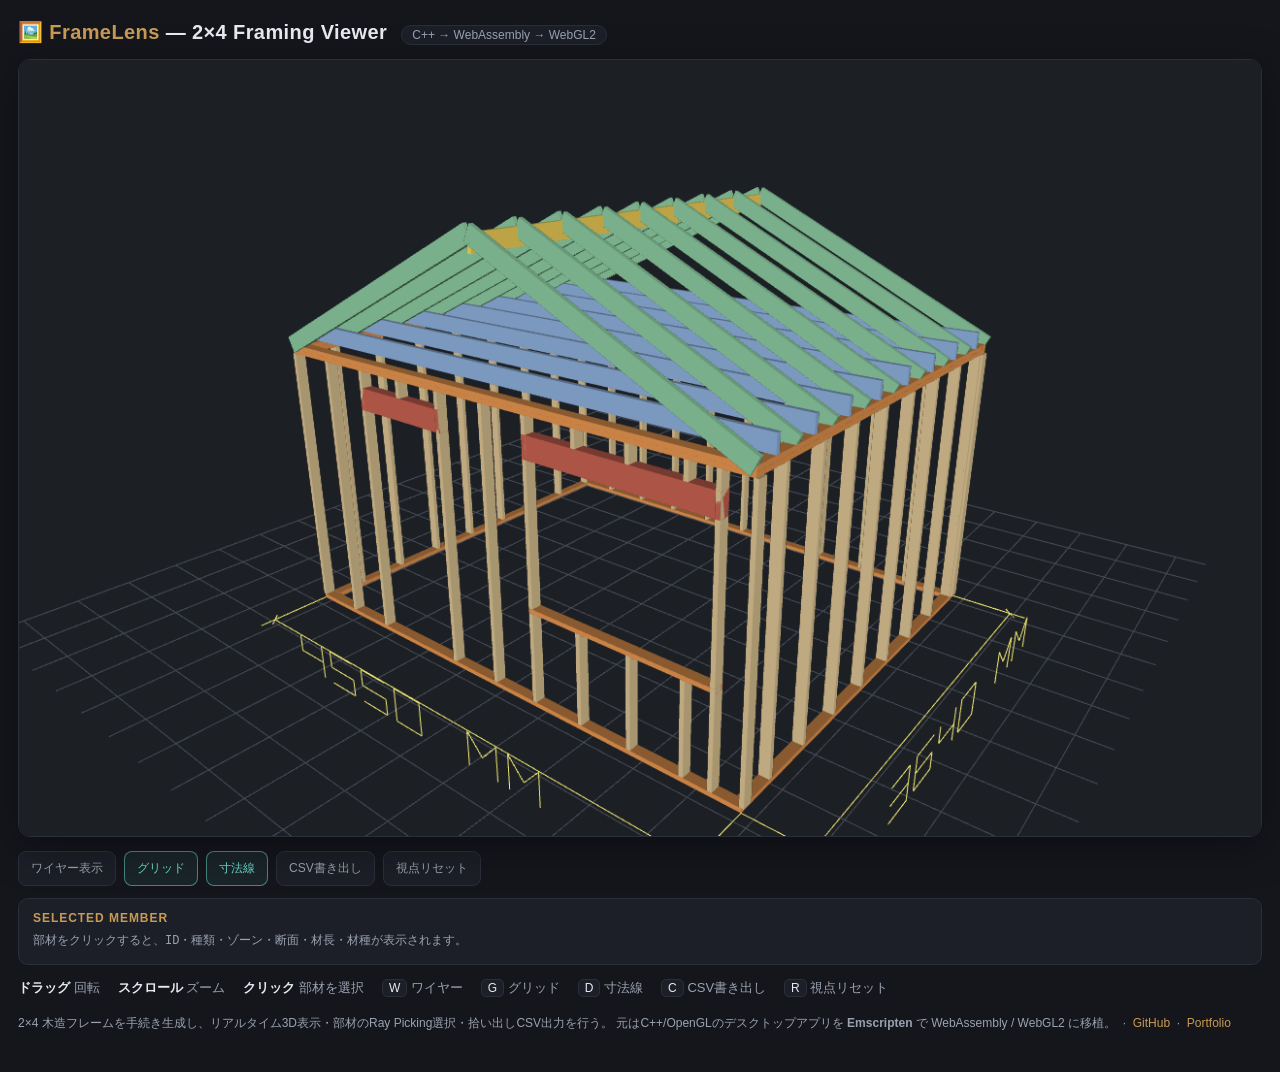
<file: framelens/index.html>
<!doctypehtml><html lang=ja><head><meta charset=utf-8><meta content="width=device-width,initial-scale=1"name=viewport><title>FrameLens — 2×4 Framing Viewer (C++ → WebAssembly → WebGL)</title><meta content="2×4木造フレームを手続き生成し、リアルタイム3D表示・部材のRay Picking選択・拾い出しCSV出力を行うMini-CAD。C++/OpenGLをEmscriptenでWebAssembly/WebGL2に移植し、ブラウザでそのまま動く。"name=description><meta content=website property=og:type><meta content=https://mize1978.github.io/framelens/ property=og:url><meta content="FrameLens — 2×4 Framing Viewer (C++ → WebAssembly → WebGL2)"property=og:title><meta content="C++/OpenGLの3Dフレーム解析ツールをEmscriptenでブラウザへ移植。手続き生成・リアルタイム3D・Ray Picking・拾い出しCSVをブラウザで体験できる。"property=og:description><meta content=https://mize1978.github.io/banner-framelens.jpg property=og:image><meta content=1200 property=og:image:width><meta content=675 property=og:image:height><meta content=summary_large_image name=twitter:card><meta content="FrameLens — 2×4 Framing Viewer (C++ → WebAssembly → WebGL2)"name=twitter:title><meta content=C++/OpenGLの3Dフレーム解析ツールをEmscriptenでブラウザへ移植。ブラウザでそのまま動く。 name=twitter:description><meta content=https://mize1978.github.io/banner-framelens.jpg name=twitter:image><style>:root{--bg:#14161c;--panel:#1c1f27;--line:#2b2f3a;--text:#e8eaf0;--muted:#9aa2b1;--gold:#c89b54;--teal:#6dd6c7}*{box-sizing:border-box}body,html{margin:0;height:100%;background:var(--bg);color:var(--text);font-family:-apple-system,BlinkMacSystemFont,"Zen Kaku Gothic New",Segoe UI,sans-serif}.wrap{max-width:1280px;margin:0 auto;padding:20px 18px 40px}header{display:flex;align-items:baseline;gap:14px;flex-wrap:wrap;margin-bottom:14px}h1{font-size:20px;margin:0;letter-spacing:.02em}h1 b{color:var(--gold)}.sub{color:var(--muted);font-size:13px}.stage{position:relative;border:1px solid var(--line);border-radius:12px;overflow:hidden;background:#0e1014;box-shadow:0 10px 40px rgba(0,0,0,.35)}canvas{display:block;width:100%;height:auto;aspect-ratio:1280/800;background:#0e1014;outline:0;touch-action:none}canvas:focus-visible{box-shadow:inset 0 0 0 2px var(--teal)}#loading{position:absolute;inset:0;display:flex;align-items:center;justify-content:center;color:var(--muted);font-size:14px;letter-spacing:.04em}.legend{display:flex;flex-wrap:wrap;gap:8px 18px;margin-top:14px;color:var(--muted);font-size:13px}.legend b{color:var(--text);font-weight:600}.legend .k{display:inline-block;min-width:20px;padding:1px 6px;border:1px solid var(--line);border-radius:5px;background:var(--panel);color:var(--text);font-size:12px;text-align:center}.toolbar{display:flex;flex-wrap:wrap;gap:8px;margin-top:14px}.tool-button{appearance:none;border:1px solid var(--line);border-radius:8px;padding:8px 12px;background:var(--panel);color:var(--muted);font:inherit;font-size:12px;cursor:pointer}.tool-button:focus-visible,.tool-button:hover{border-color:var(--gold);color:var(--text);outline:0}.tool-button.is-active{border-color:rgba(109,214,199,.55);color:var(--teal);background:rgba(109,214,199,.08)}.member-panel{margin-top:12px;border:1px solid var(--line);border-radius:10px;padding:12px 14px;background:var(--panel)}.member-panel h2{margin:0 0 6px;color:var(--gold);font-size:12px;letter-spacing:.08em;text-transform:uppercase}#member-info{margin:0;color:var(--muted);font:12px/1.7 ui-monospace,SFMono-Regular,Menlo,monospace}#member-info.has-selection{color:var(--text)}#loading.is-error{color:#ff8b8b;text-align:center;padding:24px}footer{margin-top:18px;color:var(--muted);font-size:12px}footer a{color:var(--gold);text-decoration:none}.tag{display:inline-block;border:1px solid var(--line);background:var(--panel);border-radius:999px;padding:2px 10px;font-size:12px;color:var(--muted)}</style></head><body><div class=wrap><header><h1>🖼️ <b>FrameLens</b> — 2×4 Framing Viewer</h1><span class=tag>C++ → WebAssembly → WebGL2</span></header><div class=stage><canvas aria-label=2×4木造フレームの3Dビューア id=canvas oncontextmenu=event.preventDefault() tabindex=0></canvas><div id=loading>Loading WebAssembly…</div></div><div class=toolbar aria-label=表示操作><button class=tool-button onclick=runCommand(1) type=button aria-pressed=false data-command=wire>ワイヤー表示</button> <button class="tool-button is-active"onclick=runCommand(2) type=button aria-pressed=true data-command=grid>グリッド</button> <button class="tool-button is-active"onclick=runCommand(3) type=button aria-pressed=true data-command=dims>寸法線</button> <button class=tool-button onclick=runCommand(4) type=button>CSV書き出し</button> <button class=tool-button onclick=runCommand(5) type=button>視点リセット</button></div><section aria-live=polite class=member-panel><h2>Selected member</h2><p id=member-info>部材をクリックすると、ID・種類・ゾーン・断面・材長・材種が表示されます。</p></section><div class=legend><span><b>ドラッグ</b> 回転</span> <span><b>スクロール</b> ズーム</span> <span><b>クリック</b> 部材を選択</span> <span><span class=k>W</span> ワイヤー</span> <span><span class=k>G</span> グリッド</span> <span><span class=k>D</span> 寸法線</span> <span><span class=k>C</span> CSV書き出し</span> <span><span class=k>R</span> 視点リセット</span></div><footer>2×4 木造フレームを手続き生成し、リアルタイム3D表示・部材のRay Picking選択・拾い出しCSV出力を行う。 元はC++/OpenGLのデスクトップアプリを <b>Emscripten</b> で WebAssembly / WebGL2 に移植。  ·  <a href=https://github.com/mize1978/FrameLens>GitHub</a>  ·  <a href=https://mize1978.github.io/ >Portfolio</a></footer></div><script>var Module={canvas:document.getElementById("canvas"),print:function(n){console.log(n)},printErr:function(n){console.error(n)},onRuntimeInitialized:function(){var n=document.getElementById("loading");n&&n.remove()},onAbort:function(){var n=document.getElementById("loading");n&&(n.textContent="読み込みに失敗しました。ページを再読み込みしてください。",n.classList.add("is-error"))}};function runCommand(n){"function"==typeof Module.ccall&&(Module.ccall("framelens_command",null,["number"],[n]),document.getElementById("canvas").focus({preventScroll:!0}))}</script><script async src=framelens.js?v=c93be1b9a894></script><script>console.log("%c 🔷 FrameLens %c built by mize ","background:#0d9488;color:#fff;font-size:13px;font-weight:bold;padding:5px 10px;border-radius:6px 0 0 6px;","background:#0f172a;color:#5eead4;font-size:13px;font-weight:bold;padding:5px 10px;border-radius:0 6px 6px 0;"),console.log("%c ✦ github.com/mize1978/FrameLens","color:#14b8a6;font-size:11px;padding-left:2px;")</script></body></html>
</file>
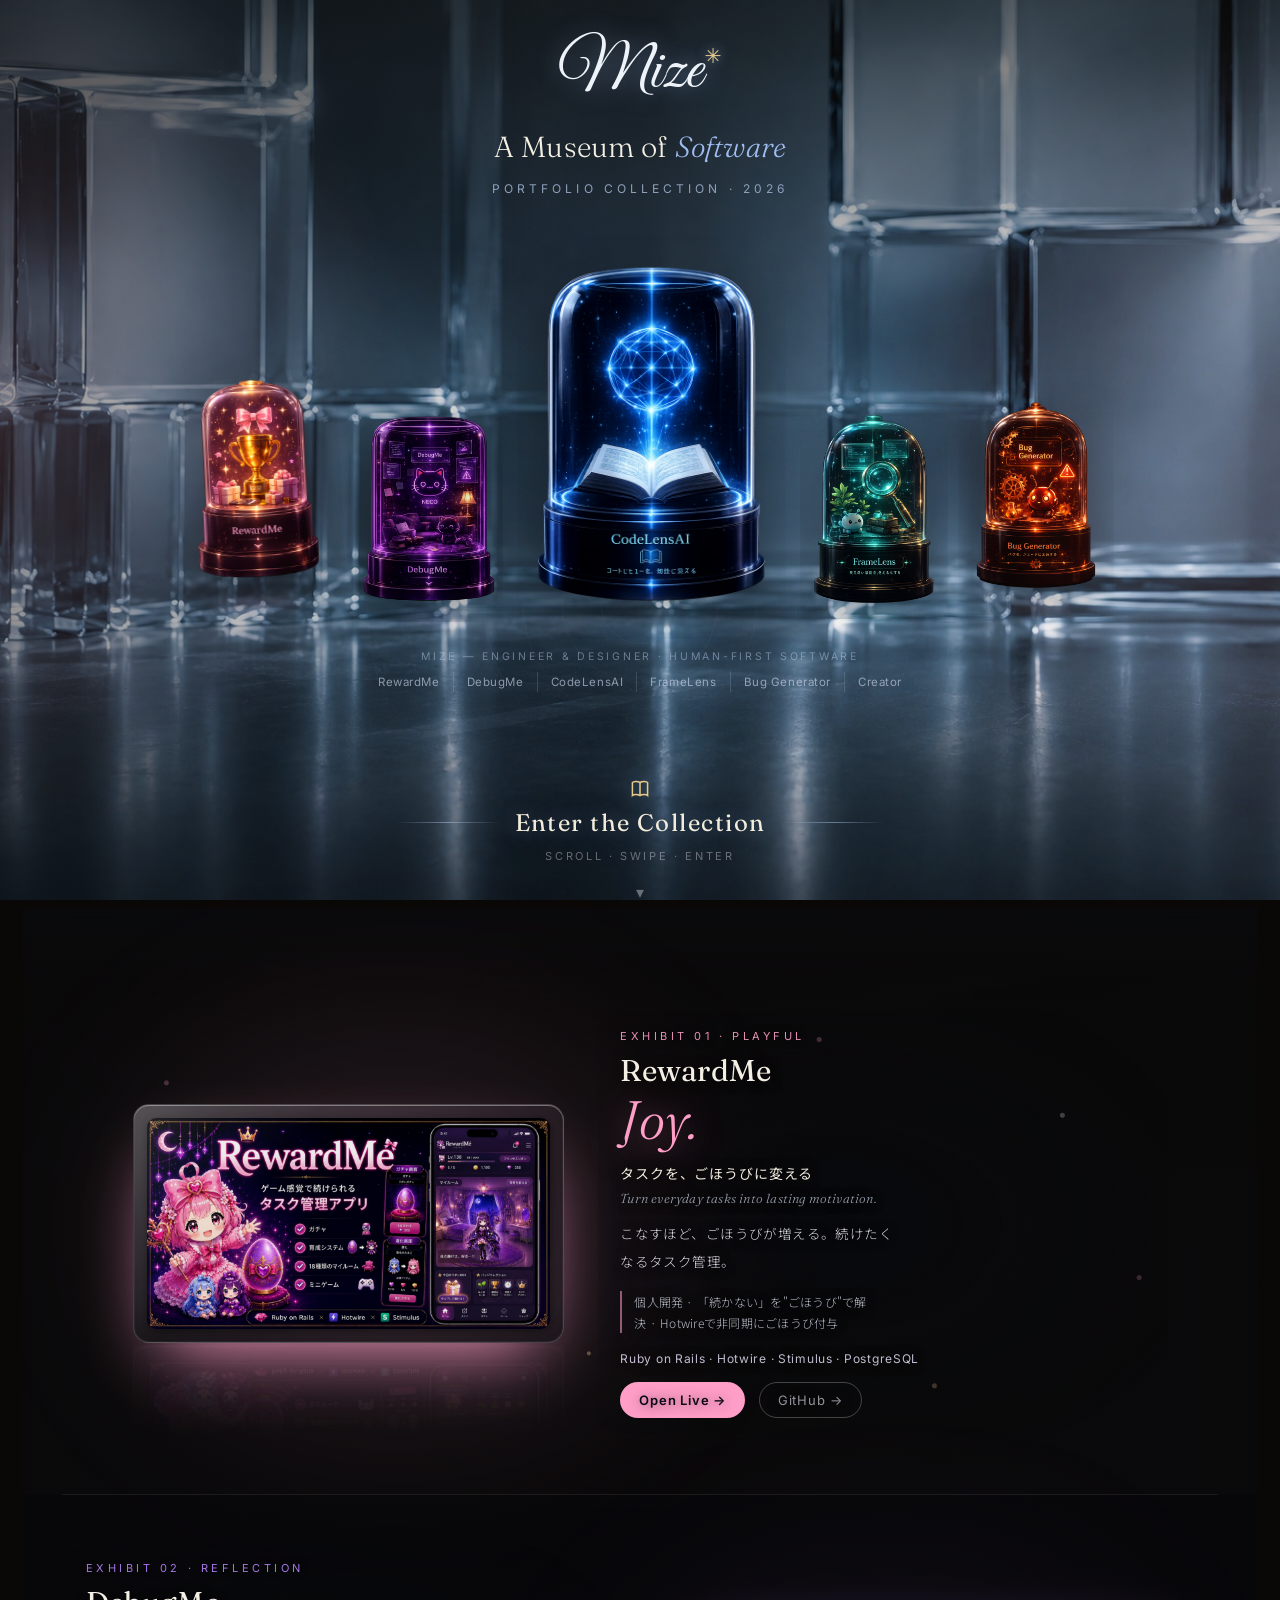
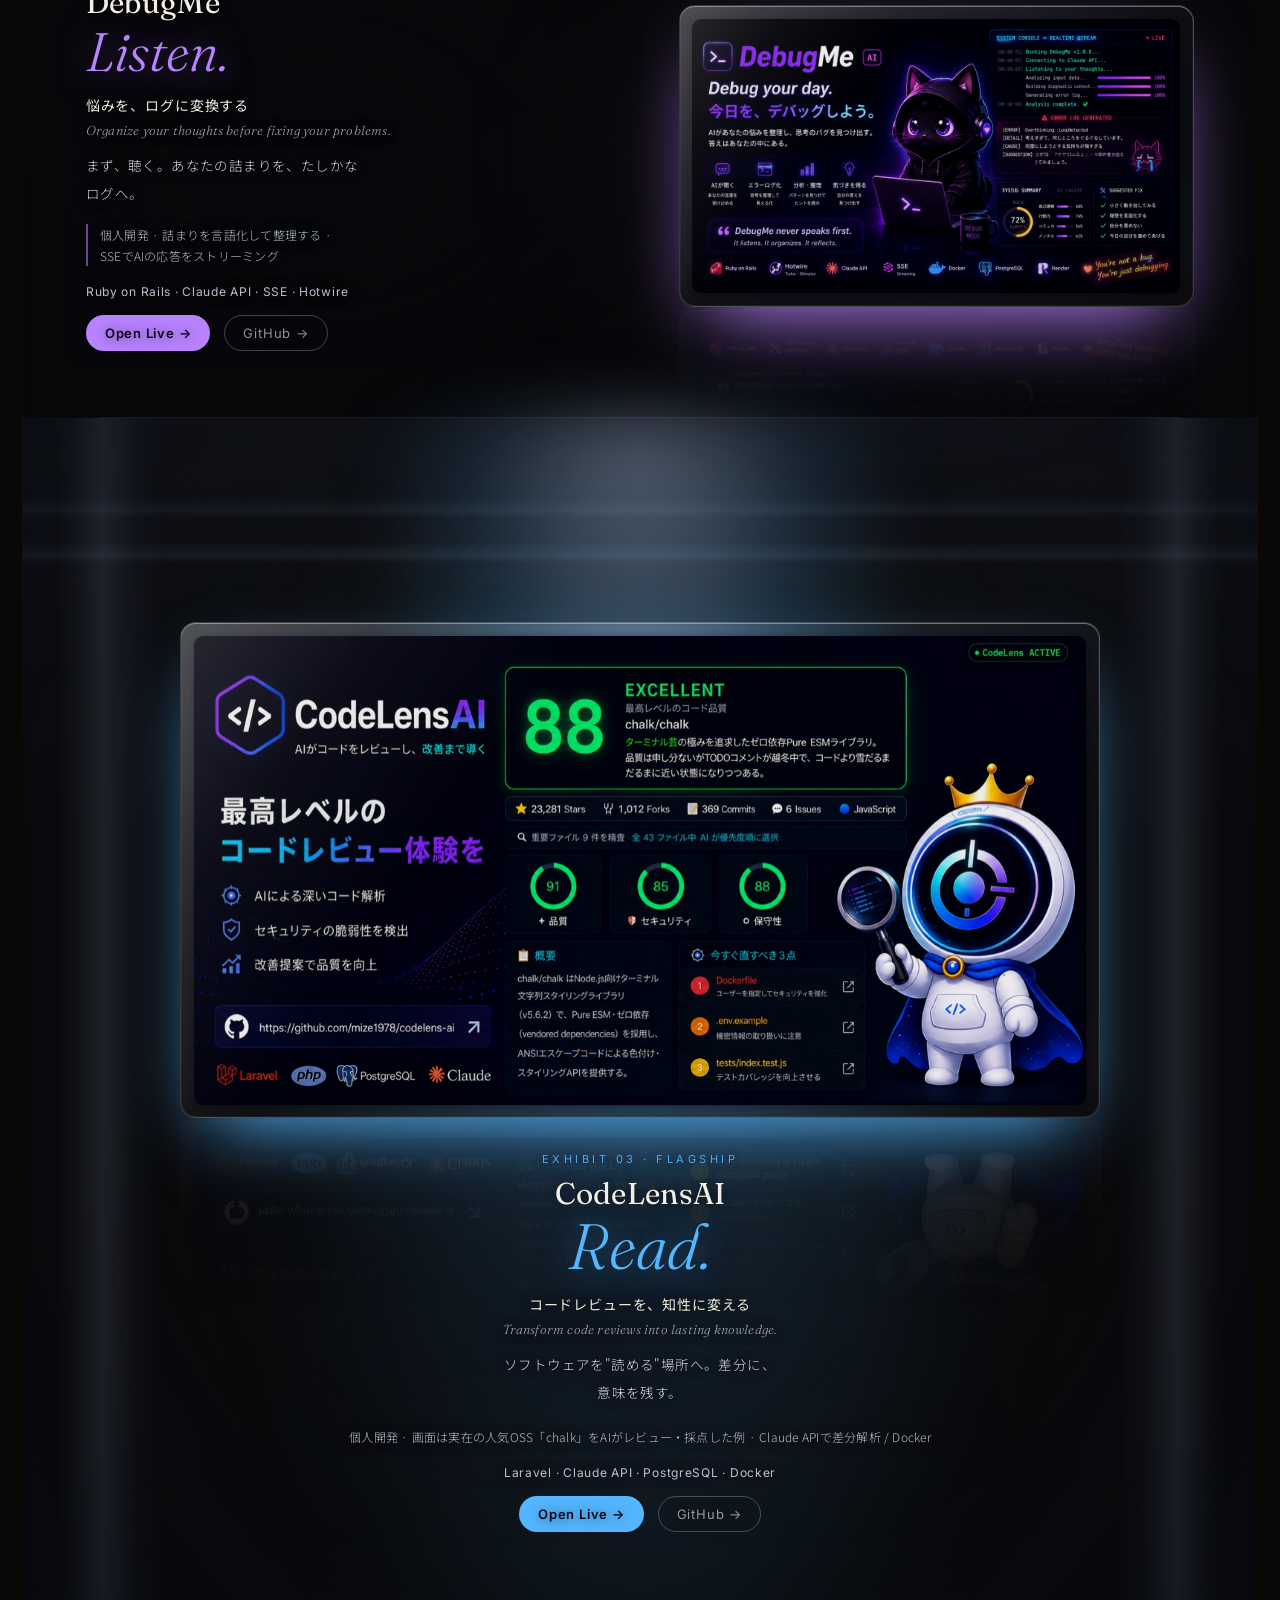
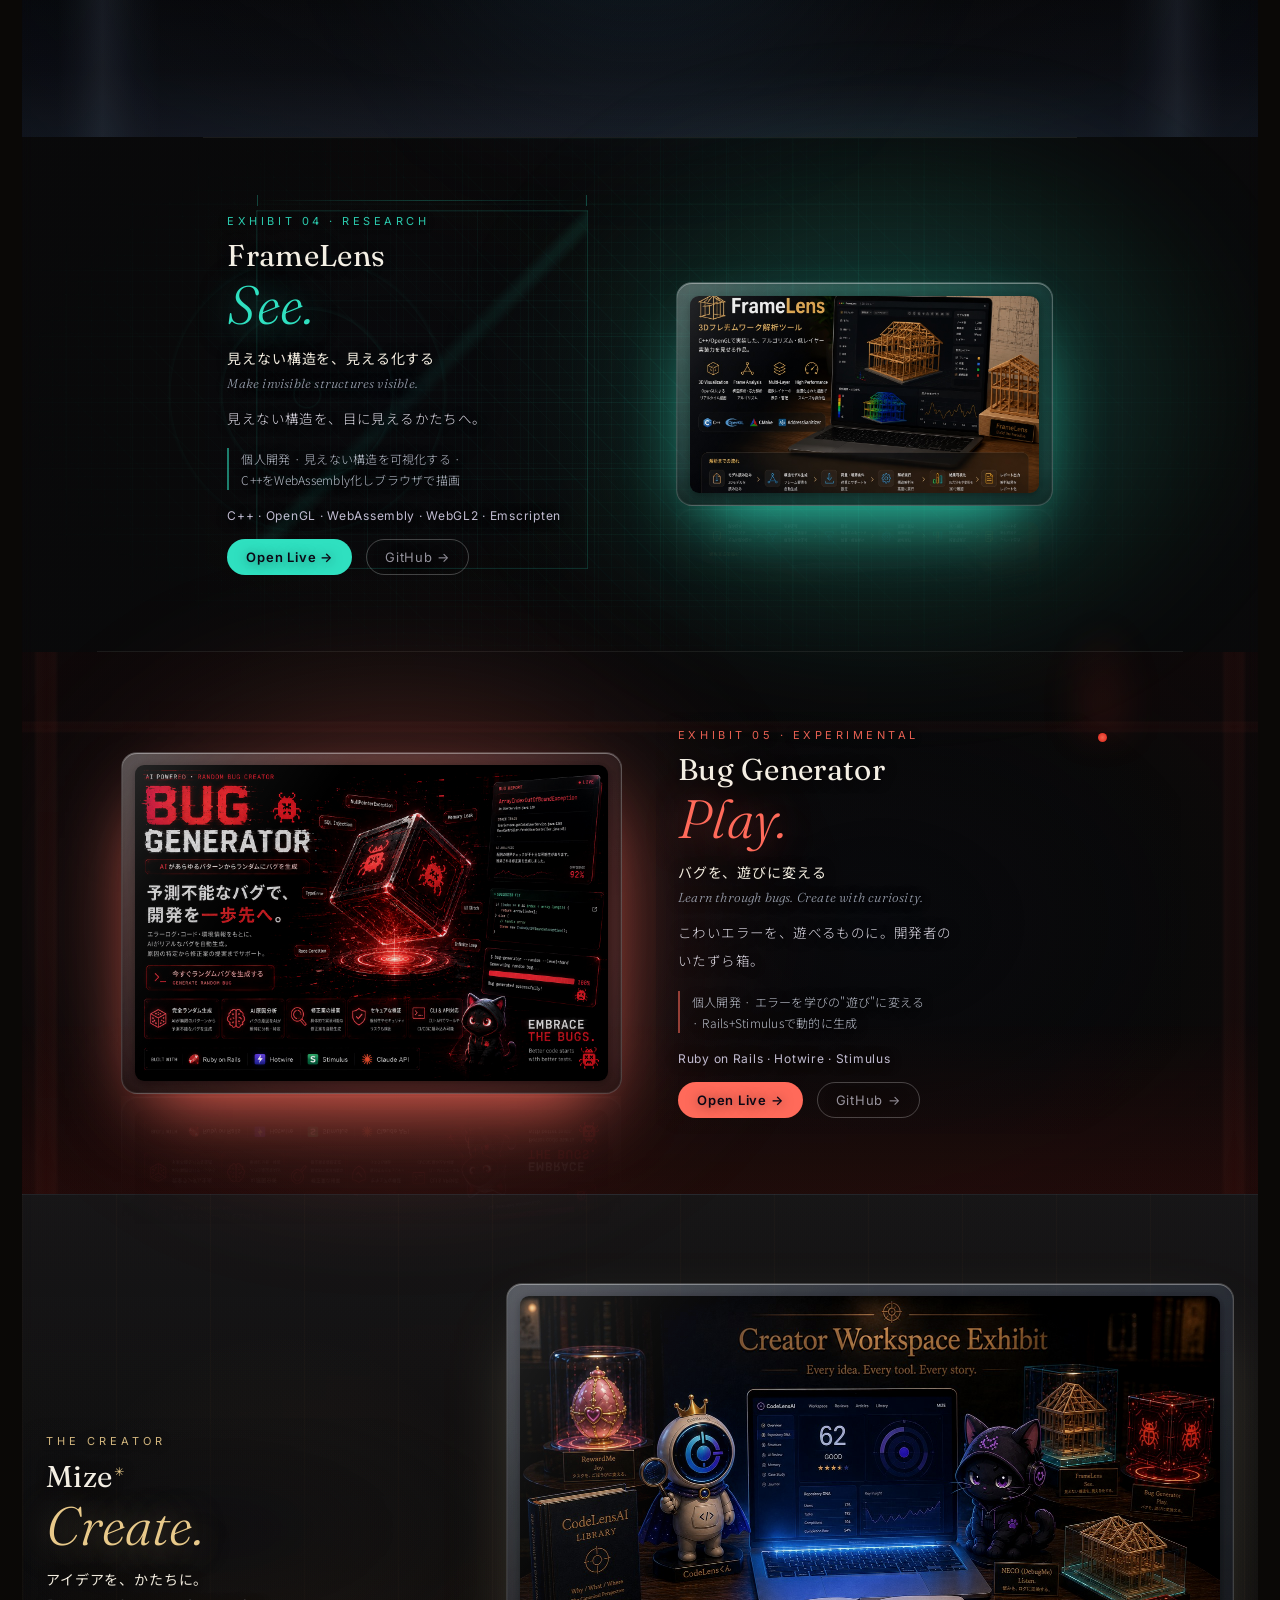
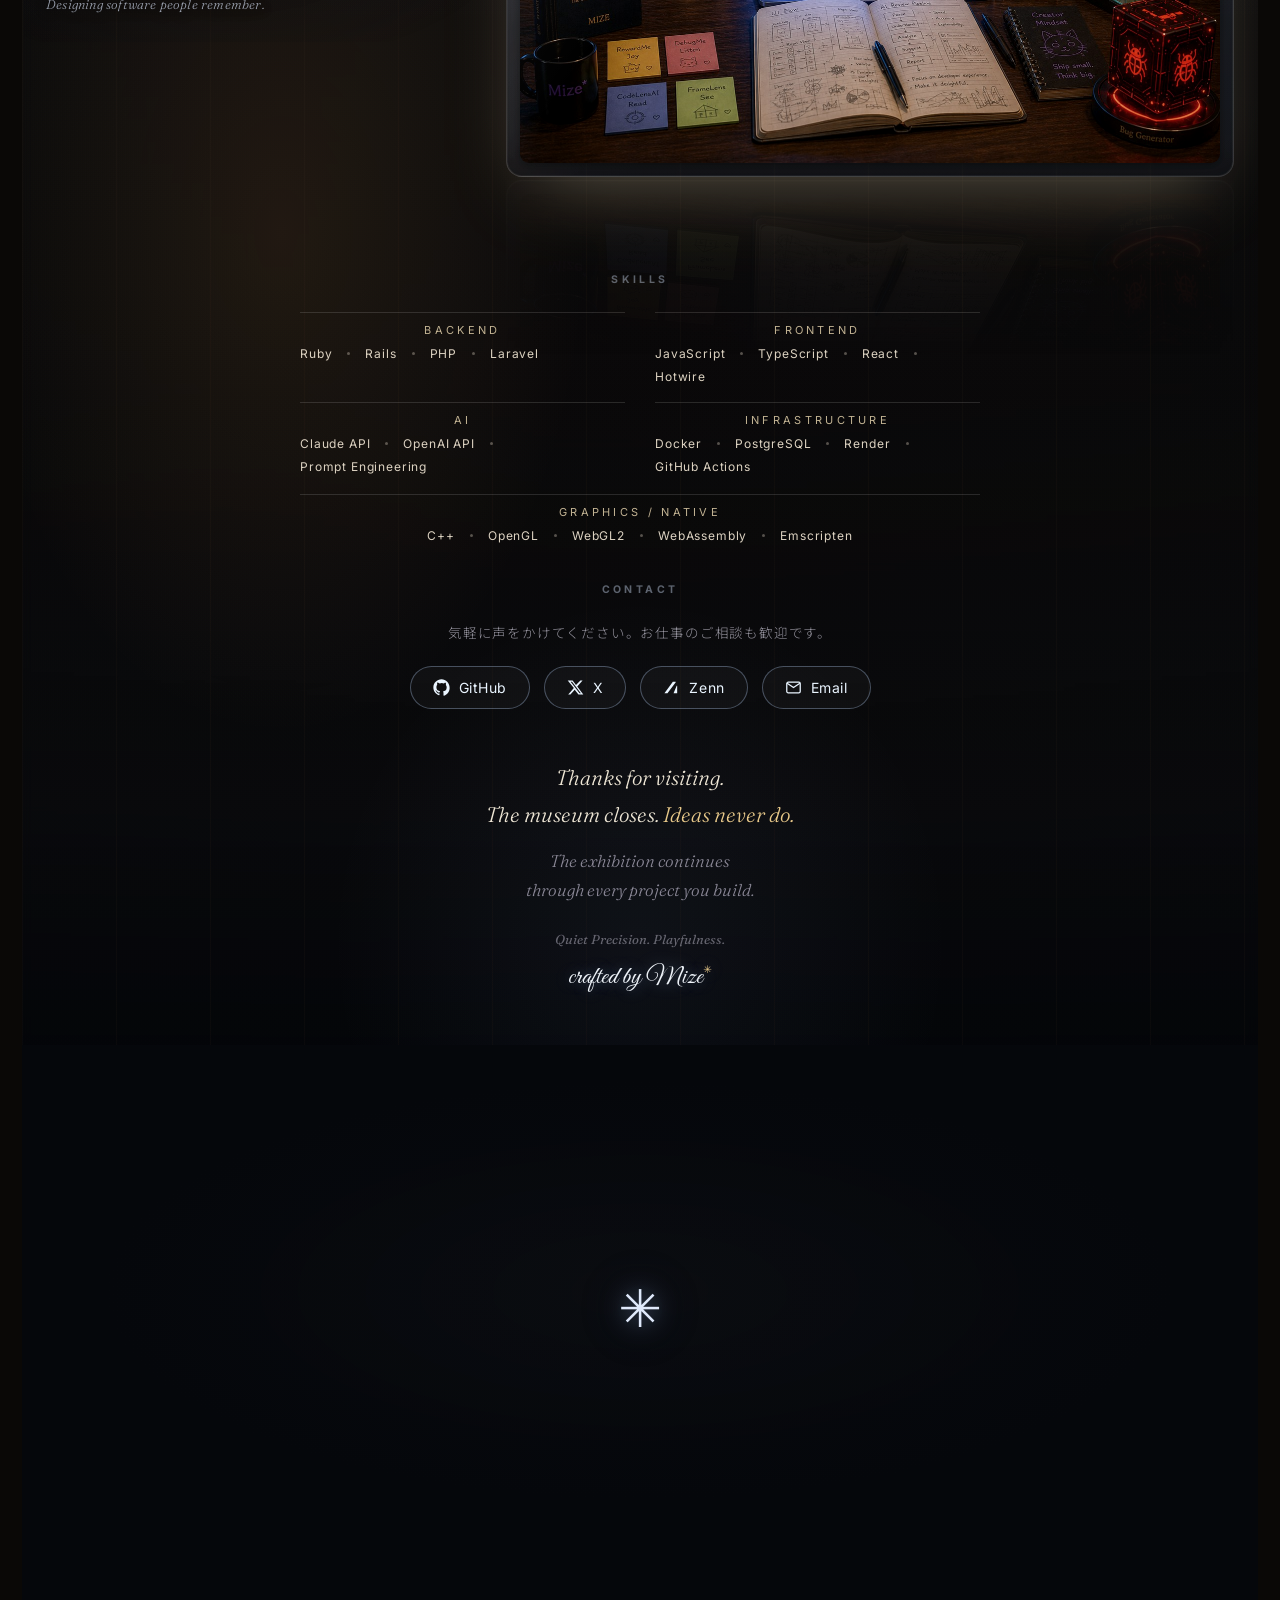
<file: museum.html>
<!DOCTYPE html><html lang="ja"><head>
<meta charset="UTF-8">
<meta name="viewport" content="width=device-width, initial-scale=1">
<title>Mize — A museum of software you can understand</title>
<meta name="description" content="A Museum of Software — RewardMe・DebugMe・CodeLensAI・FrameLens・Bug Generator。作品ごとに建築が変わる、歩いて鑑賞するポートフォリオ。by Mize / Web Developer.">
<link rel="canonical" href="https://mize1978.github.io/">
<meta property="og:type" content="website">
<meta property="og:site_name" content="Mize — A Museum of Software">
<meta property="og:title" content="Mize — A Museum of Software">
<meta property="og:description" content="A collection of software you can walk through. RewardMe · DebugMe · CodeLensAI · FrameLens · Bug Generator — built by Mize.">
<meta property="og:image" content="https://mize1978.github.io/og.jpg">
<meta property="og:image:width" content="1200">
<meta property="og:image:height" content="630">
<meta property="og:url" content="https://mize1978.github.io/">
<meta name="twitter:card" content="summary_large_image">
<meta name="twitter:title" content="Mize — A Museum of Software">
<meta name="twitter:description" content="A collection of software you can walk through — built by Mize.">
<meta name="twitter:image" content="https://mize1978.github.io/og.jpg">
<link rel="preconnect" href="https://fonts.googleapis.com"><link rel="preconnect" href="https://fonts.gstatic.com" crossorigin>
<link href="https://fonts.googleapis.com/css2?family=Fraunces:opsz,wght@9..144,300;9..144,400;9..144,500&family=Great+Vibes&family=Inter:wght@400;500;600&family=Noto+Sans+JP:wght@300;400;500&display=swap" rel="stylesheet">
<style>
:root{
  --bg0:#0a0806; --bg1:#0e0a1e; --bg2:#160b28;
  --ink:#eae6f7; --soft:rgba(234,230,247,.62); --faint:rgba(234,230,247,.4);
  --serif:"Fraunces",Georgia,serif; --script:"Great Vibes",cursive;
  --label:"Inter",system-ui,sans-serif; --jp:"Noto Sans JP",system-ui,sans-serif;
  --reward:#ff9ec7; --debug:#b982ff; --lens:#54b6ff; --frame:#2fe0c0; --bug:#ff6a5a;
  --room:#8aa2c4;   /* 館内照明の色。今見ているExhibitの色に追従する */
}
*{margin:0;padding:0;box-sizing:border-box}
html{scroll-behavior:smooth}
body{min-height:100%;background:var(--bg0);color:var(--ink);font-family:var(--jp);
  overflow-x:hidden;-webkit-font-smoothing:antialiased;}

/* ── ambient library：本物の背景画像（天球儀・書架・魔法円の床が全部入り） ── */
.sky{position:fixed;inset:0;z-index:-3;
  background:#0c0f14 url('museum-bg.jpg') center bottom/cover no-repeat;}
/* ガラス壁の規則性を崩す不規則なムラ（一枚だけ光る・一枚だけ曇る）＝"実在の建築"へ */
.sky::before{content:'';position:absolute;inset:0;pointer-events:none;
  background:
    radial-gradient(ellipse 22% 30% at 17% 33%, rgba(184,204,234,.055), transparent 60%),
    radial-gradient(ellipse 17% 25% at 71% 21%, rgba(18,24,38,.15), transparent 62%),
    radial-gradient(ellipse 26% 34% at 88% 64%, rgba(184,204,234,.045), transparent 60%),
    radial-gradient(ellipse 20% 24% at 39% 79%, rgba(18,24,38,.11), transparent 64%);}
/* hero を読ませるための、上だけ効かせる淡い暗幕（床は活かす） */
.sky::after{content:'';position:absolute;inset:0;
  background:linear-gradient(90deg, rgba(8,10,14,.42) 0%, rgba(8,10,14,0) 44%), linear-gradient(180deg, rgba(11,9,6,.6) 0%, rgba(11,9,6,.2) 30%, rgba(11,9,6,0) 52%, rgba(11,9,6,.18) 100%);}
/* 館内照明：左右の壁から差す光。今見ているExhibitの色へ 1.2s でふわっと移る（＝歩くと照明が変わる） */
.roomlight{position:fixed;inset:0;z-index:40;pointer-events:none;background-color:var(--room);opacity:.14;
  mix-blend-mode:screen;transition:background-color 1.2s ease;
  -webkit-mask-image:radial-gradient(46% 72% at 0% 45%,#000 0%,transparent 70%),radial-gradient(46% 72% at 100% 50%,#000 0%,transparent 72%);
          mask-image:radial-gradient(46% 72% at 0% 45%,#000 0%,transparent 70%),radial-gradient(46% 72% at 100% 50%,#000 0%,transparent 72%);}

/* ── hero ── */
.wrap{position:relative;max-width:1320px;margin:0 auto;padding:38px 22px 70px;text-align:center}
.logo{font-family:var(--script);font-size:clamp(40px,6vw,68px);color:#eef3f9;
  text-shadow:0 0 22px rgba(150,180,235,.55);line-height:1;}
.logo .st{font-family:var(--label);font-size:.3em;vertical-align:super;margin-left:.1em;
  color:#e8c98a;text-shadow:0 0 12px rgba(150,180,235,.7)}
.headline{font-family:var(--serif);font-weight:300;font-size:clamp(17px,2.5vw,29px);line-height:1.3;letter-spacing:.06em;
  letter-spacing:.005em;margin:22px auto 0;max-width:16em;color:#f4efe4;}
.headline .em{font-style:italic;color:#9fbdf0}
.sub{font-family:var(--label);font-weight:400;font-size:clamp(10px,1.2vw,12px);letter-spacing:.34em;text-transform:uppercase;
  color:var(--mut,#8fa0bb);margin:15px 0 0}

/* ── the cases ── */
.gallery{display:flex;flex-wrap:wrap;gap:clamp(7px,1.1vw,14px);justify-content:center;align-items:flex-end;
  padding:40px 2px 20px;}
.case{position:relative;flex:0 1 clamp(110px,11.6vw,164px);text-decoration:none;
  display:block;--c:#fff;
  opacity:0;transform:translateY(26px);transition:opacity .7s ease,transform .7s cubic-bezier(.2,.7,.2,1)}
.case.in{opacity:1;transform:none}

/* 画像そのものがケース（ドーム＋台座＋ラベル込み）。焼き込み背景の四角はエッジフェードで館に溶かす。 */
.artfull{width:100%;height:auto;display:block;position:relative;z-index:1;
  -webkit-mask-image:radial-gradient(74% 92% at 50% 49%,#000 66%,transparent 93%);
          mask-image:radial-gradient(74% 92% at 50% 49%,#000 66%,transparent 93%);
  filter:drop-shadow(0 14px 26px rgba(0,0,0,.30));transition:transform .34s cubic-bezier(.2,.7,.2,1)}
.case::before{content:'';position:absolute;inset:10% 3% 6%;z-index:0;border-radius:50%/44%;
  background:radial-gradient(closest-side,var(--c),transparent 72%);opacity:.09;filter:blur(26px);
  transition:opacity .34s ease;animation:glowbreathe 6s ease-in-out infinite}
.case::after{content:'';position:absolute;left:50%;bottom:-1%;transform:translateX(-50%);
  width:64%;height:14px;border-radius:50%;background:radial-gradient(closest-side,var(--c),transparent);
  opacity:.15;filter:blur(6px)}
.case:hover .artfull{transform:translateY(-9px) scale(1.03)}
.case:hover::before{opacity:.28}
/* ガラスに光が走る（触れると反応する） */
.case .sheen{position:absolute;inset:6% 4% 24%;z-index:2;pointer-events:none;overflow:hidden;border-radius:16px 16px 6px 6px;opacity:0;transition:opacity .3s}
.case .sheen::before{content:'';position:absolute;top:-15%;left:-60%;width:32%;height:130%;transform:skewX(-16deg);background:linear-gradient(100deg,transparent,rgba(255,255,255,.42),transparent)}
.case:hover .sheen{opacity:1}
.case:hover .sheen::before{animation:sheenmove .85s cubic-bezier(.3,0,.2,1) forwards}
@keyframes sheenmove{from{left:-60%}to{left:135%}}

.case.reward{--c:var(--reward)} .case.debug{--c:var(--debug)} .case.lens{--c:var(--lens)}
.case.frame{--c:var(--frame)} .case.bug{--c:var(--bug)}
/* サイズ階層：CodeLensAI=主役(100%) / RewardMe=副主人公(小+12%) / 他=小(自然) */
.case.lens{flex:0 1 clamp(196px,21vw,286px);z-index:2;margin-bottom:-14px}   /* 王様＝数px前へ（センター展示） */
.case.lens::before{opacity:.13;inset:6% 0 4%;filter:blur(32px)}
.case.lens:hover::before{opacity:.24}
.case.lens::after{width:70%;height:18px;opacity:.2}
.case.reward{flex:0 1 clamp(134px,13.4vw,194px);z-index:1}
.case.reward::before{opacity:.12;filter:blur(28px)}
.case.reward::after{width:66%;height:15px;opacity:.18}
/* ゆっくり呼吸する光（accent glow をわずかに伸縮・各ケースで位相をずらす） */
.case.reward::before{animation-delay:-2s} .case.debug::before{animation-delay:-3.6s}
.case.frame::before{animation-delay:-1.1s} .case.bug::before{animation-delay:-4.7s}
@keyframes glowbreathe{0%,100%{transform:scale(1)}50%{transform:scale(1.035)}}

/* ── floor ── */
.floor{position:relative;height:1px;margin:0 auto;max-width:1100px}
.floor::before{content:'';position:absolute;left:50%;top:-40px;transform:translateX(-50%);
  width:96vw;max-width:1300px;height:220px;pointer-events:none;
  background:repeating-radial-gradient(circle at 50% 0,transparent 0 38px,rgba(165,190,228,.05) 38px 39px);
  -webkit-mask-image:radial-gradient(70% 100% at 50% 0,#000,transparent 75%);
          mask-image:radial-gradient(70% 100% at 50% 0,#000,transparent 75%)}

/* ── explore library ── */
.explore{margin:52px auto 0;display:inline-flex;flex-direction:column;align-items:center;
  text-decoration:none;color:var(--ink);padding:6px 40px}
.explore .frame{display:flex;align-items:center;gap:16px;font-family:var(--serif);font-weight:400;
  font-size:clamp(18px,2vw,24px);letter-spacing:.06em;color:#f3ecdb;
  text-shadow:0 0 20px rgba(150,180,235,.4)}
.explore .frame::before,.explore .frame::after{content:'';width:clamp(40px,8vw,120px);height:1px;
  background:linear-gradient(90deg,transparent,rgba(175,200,238,.5),transparent)}
.explore .bk{color:#e8c98a;margin-bottom:6px;filter:drop-shadow(0 0 10px rgba(150,180,235,.6))}
.explore .cap{font-family:var(--label);font-size:11px;letter-spacing:.24em;text-transform:uppercase;
  color:var(--faint);margin-top:12px}
.explore:hover .frame{color:#fff}
.explore .chev{margin-top:16px;color:var(--faint);animation:bob 2.6s ease-in-out infinite}
@keyframes bob{0%,100%{transform:translateY(0);opacity:.5}50%{transform:translateY(5px);opacity:.9}}

/* ── footer marks ── */
.marks{display:flex;justify-content:space-between;align-items:flex-end;
  max-width:1300px;margin:56px auto 0;padding:0 8px;gap:20px}
.laurel{font-family:var(--serif);font-style:italic;font-weight:300;font-size:14px;line-height:1.7;
  color:var(--soft);padding:0 22px;position:relative}
.laurel::before,.laurel::after{content:'';position:absolute;top:50%;width:14px;height:34px;
  border:1px solid rgba(200,170,120,.5);border-radius:60%;transform:translateY(-50%)}
.laurel::before{left:0;border-right:none;border-radius:60% 0 0 60%}
.laurel::after{right:0;border-left:none;border-radius:0 60% 60% 0}
.sig{font-family:var(--script);font-size:clamp(22px,3vw,32px);color:#eef3f9;
  text-shadow:0 0 18px rgba(150,180,235,.5)}
.sig .st{font-family:var(--label);font-size:.4em;vertical-align:super;color:#e8c98a}
@media (max-width:640px){.marks{flex-direction:column;align-items:center;gap:22px;text-align:center}}

/* Creator は6作品目＝小ケース・最後（主役ではない）。アクセント色だけ指定 */
.case.creator{--c:#e8c98a}
/* 展示台の奥行き：EC商品一覧感を消す微妙な高低差 */
.case.reward{margin-bottom:16px} .case.debug{margin-bottom:3px} .case.frame{margin-bottom:6px} .case.bug{margin-bottom:14px} .case.creator{margin-bottom:-4px}
/* "整列しすぎ"から救う：少しずつ表情を変える（傾き・明暗・前後）。ホバーで正面を向く */
.case.reward .artfull{transform:rotate(-3deg)}
.case.debug .artfull{filter:brightness(.9) saturate(.95) drop-shadow(0 14px 26px rgba(0,0,0,.30))}
.case.bug .artfull{transform:scale(1.05)}

/* ── ここから「普通」のプロフィール：世界観→通常へ切替（採用担当が読みやすい流れ） ── */
.profile{position:relative;margin-top:44px;
  background:linear-gradient(180deg,rgba(11,9,6,0) 0,rgba(11,9,6,.9) 9%,#07060f 22%)}
.pf{max-width:780px;margin:0 auto;padding:54px 22px}
.pf-h{text-align:center;font-family:var(--label);font-size:12px;letter-spacing:.34em;text-transform:uppercase;
  color:rgba(192,206,230,.72);margin:0 0 26px}
/* About（テキストのみ・中央・最小限：作品が自己紹介なので語らない） */
.pf.about{text-align:center}
.about-en{font-family:var(--serif);font-weight:300;font-size:clamp(20px,2.8vw,28px);line-height:1.42;color:#f2eefc;margin:0 auto;max-width:15em}
.about-ja{font-family:var(--jp);font-weight:300;font-size:14px;line-height:2;color:var(--soft);margin:22px auto 0;max-width:34em}
/* Skills（しっかりアピール：カテゴリ別の展示＋"Used In"の証拠。見やすさ・信頼感優先） */
.skillgrid{display:grid;grid-template-columns:repeat(2,1fr);gap:18px 30px;max-width:680px;margin:0 auto}
@media(max-width:620px){.skillgrid{grid-template-columns:1fr;gap:22px}}
/* 棚＝各カテゴリの上に細い罫（収蔵棚のライン）。ラベルは真鍮プレート調 */
.skcat{border-top:1px solid rgba(255,255,255,.13);padding-top:10px}
.skcat-l{display:block;font-family:var(--label);font-size:11px;letter-spacing:.3em;text-transform:uppercase;color:#c2b393;margin-bottom:9px}
.skitems{display:flex;flex-wrap:wrap;gap:8px 15px;align-items:center}
/* タグ(pill)ではなく、中点で区切る収蔵ラベルの一行に */
.skitems span{padding:0;border:none;border-radius:0;background:none;-webkit-backdrop-filter:none;backdrop-filter:none;
  font-family:var(--label);font-size:12px;letter-spacing:.07em;color:#ddd3c2;display:inline-flex;align-items:center}
.skitems span:not(:last-child)::after{content:'';width:3px;height:3px;border-radius:50%;background:currentColor;opacity:.36;margin-left:15px}
/* 5個目(Graphics / Native)は全幅・中央でバランスを取る */
.skillgrid .skcat.wide{grid-column:1/-1;text-align:center;margin-top:2px}
.skillgrid .skcat.wide .skitems{justify-content:center}
.usedin{max-width:640px;margin:46px auto 0}
.ui-cap{text-align:center;font-family:var(--label);font-size:11px;letter-spacing:.24em;text-transform:uppercase;
  color:rgba(192,206,230,.6);margin:0 0 8px}
.ui-row{display:grid;grid-template-columns:132px 1fr;gap:16px;align-items:baseline;
  padding:13px 4px;border-bottom:1px solid rgba(255,255,255,.07)}
.ui-row:first-of-type{border-top:1px solid rgba(255,255,255,.07)}
.ui-skill{font-family:var(--label);font-size:14px;color:#f2eefc;font-weight:500}
.ui-in{font-family:var(--jp);font-weight:300;font-size:13px;color:var(--soft);line-height:1.7}
.ui-in b{font-weight:500;font-style:normal}
.ui-in .reward{color:var(--reward)} .ui-in .debug{color:var(--debug)} .ui-in .lens{color:var(--lens)}
.ui-in .frame{color:var(--frame)} .ui-in .bug{color:var(--bug)}
@media(max-width:520px){.ui-row{grid-template-columns:1fr;gap:3px}}
/* Contact */
.pf.contact{padding-bottom:14px}
.contact-lead{font-family:var(--jp);font-weight:300;font-size:13.5px;letter-spacing:.06em;color:var(--soft);margin:0 0 24px}
.pf.contact .links{display:flex;flex-wrap:wrap;gap:14px;justify-content:center}
.links a{display:inline-flex;align-items:center;gap:9px;font-family:var(--label);font-size:14px;letter-spacing:.04em;
  text-decoration:none;color:#eaf5ff;padding:12px 22px;border-radius:26px;
  border:1px solid rgba(175,200,238,.35);background:rgba(255,255,255,.03);
  transition:background .2s,border-color .2s,transform .2s,color .2s}
.links a svg{width:17px;height:17px;flex:none}
.links a:hover{background:#e8c98a;color:#0a0714;border-color:transparent;transform:translateY(-2px)}
/* footer */
.pf-foot{text-align:center;padding:30px 22px 52px}
.pf-foot .closing{font-family:var(--serif);font-weight:300;font-style:italic;font-size:clamp(15px,1.9vw,21px);
  line-height:1.75;color:#efe7d6;margin:0 0 14px}
/* 余韻の一文：静かすぎる終わりに、続きを残す */
.pf-foot .closing-2{font-family:var(--serif);font-weight:300;font-style:italic;font-size:clamp(13px,1.55vw,17px);
  line-height:1.7;color:rgba(223,217,239,.6);margin:0 0 26px}
.pf-foot .closing em{color:#e8c98a;font-style:italic}
.pf-foot .laurel-in{display:block;font-family:var(--serif);font-style:italic;font-size:13px;color:rgba(234,230,247,.4);margin-bottom:14px}
.pf-foot .sig{font-family:var(--script);font-size:26px;color:#eef3f9;text-shadow:0 0 16px rgba(150,180,235,.45)}
.pf-foot .sig .st{font-family:var(--label);font-size:.4em;vertical-align:super;color:#e8c98a}

/* ── 展示品に触れる：全ケース共通。押した瞬間だけ発光→下の解説へ案内 ── */
.case{cursor:pointer}
.case:focus-visible{outline:2px solid rgba(230,195,120,.5);outline-offset:8px;border-radius:16px}
/* クリック時：柔らかいbloomでなく "高度解析" の鋭い光の線（スキャン）＋一瞬シャープに発光 */
.case.pulse::before{animation:none;opacity:.4;transform:scale(1.06);transition:opacity .16s ease,transform .16s ease}
.case.pulse .artfull{filter:drop-shadow(0 0 12px var(--c)) drop-shadow(0 12px 30px rgba(0,0,0,.5)) brightness(1.34) contrast(1.06);transition:filter .12s ease}
.scanline{position:absolute;left:3%;right:3%;top:4%;height:2px;z-index:3;pointer-events:none;border-radius:2px;
  background:linear-gradient(90deg,transparent,var(--c) 22%,#fff 50%,var(--c) 78%,transparent);
  box-shadow:0 0 16px var(--c),0 0 6px #fff;animation:scanDown .46s cubic-bezier(.4,0,.3,1) forwards}
@keyframes scanDown{0%{top:4%;opacity:0}14%{opacity:1}86%{opacity:1}100%{top:94%;opacity:0}}
/* 到着したExhibitのタイトルがフェードイン（＝展示解説室へ移動した合図） */
.exhibit.arrived .ex-no{animation:exIn .5s ease .04s both}
.exhibit.arrived .ex-name{animation:exIn .58s ease .12s both}
@keyframes exIn{from{opacity:0;transform:translateY(16px)}to{opacity:1;transform:none}}

/* ── 作品図録（catalog）：ポスター→パンフ。読みやすい暗い面へ移る ── */
/* 図録(WORKS/Creator)：作品が浮く"展示空間"へ。左右を濃く・中央は薄く・図書館は"感じるくらい"残す */
/* 「黒い板」ではなく“舞台照明で空気が少し暗い”感じ。中央=図書館が見える／端へ自然に溶ける・広くて薄い。 */
/* Works帯：ガラス板を一枚挟んだように、少し暗く・少しぼかす（Heroの明るさとの落差でリズムを作る） */
.catalog{position:relative;overflow-x:clip;
  -webkit-backdrop-filter:blur(6px) saturate(.9);backdrop-filter:blur(6px) saturate(.9);
  background:
  radial-gradient(ellipse 150% 380% at 50% 46%, rgba(10,13,20,.19) 0%, rgba(9,12,18,.30) 60%, rgba(8,10,16,.40) 100%),
  linear-gradient(180deg, rgba(10,13,20,0) 0, rgba(10,13,20,.10) 5%, rgba(10,13,20,.10) 60%, rgba(10,13,20,.03) 100%);}
/* blur境界の継ぎ目を上端でぼかす */
.catalog::before{content:'';position:absolute;left:0;right:0;top:-1px;height:70px;pointer-events:none;
  background:linear-gradient(180deg, rgba(10,13,20,.30), rgba(10,13,20,0))}
.works{max-width:min(1180px,94vw);margin:0 auto;padding:44px 0 0}
/* 各作品＝映画ポスター(半分)×解説(半分)。左右を交互にしてリズムを出す */
.works .exhibit{scroll-margin-top:22px;max-width:none;margin:0;padding:clamp(48px,6vw,76px) clamp(12px,2vw,24px);
  border-top:1px solid rgba(255,255,255,.07);display:grid;grid-template-columns:1.02fr .98fr;gap:clamp(24px,4.4vw,60px);align-items:center}
.works .exhibit:first-child{border-top:none}
.works .exhibit:nth-of-type(even) .ex-poster{order:2}
.works .exhibit:nth-of-type(even) .ex-text{order:1}
/* 可読性：ガラスの反射に文字が溶けないよう、テキストの裏に羽根つきの薄い暗幕＋わずかな影 */
.ex-text{text-align:left;position:relative;z-index:1;text-shadow:0 1px 12px rgba(4,6,12,.55)}
.ex-text::before{content:'';position:absolute;inset:-16px -22px;z-index:-1;pointer-events:none;
  background:radial-gradient(ellipse 92% 86% at 42% 50%, rgba(8,10,16,.5), rgba(8,10,16,0) 72%)}
.ex-no{font-family:var(--label);font-size:11px;letter-spacing:.32em;text-transform:uppercase;color:var(--c,#c9b8ff);opacity:.9;margin:0}
.ex-name{font-family:var(--serif);font-weight:400;font-size:clamp(21px,2.8vw,30px);color:#f4efe4;margin:9px 0 2px;letter-spacing:.01em}
.ex-lead{font-family:var(--serif);font-style:italic;font-weight:300;font-size:clamp(30px,4.6vw,54px);line-height:1;
  color:var(--c,#fff);margin:4px 0 16px;letter-spacing:.005em;text-shadow:0 2px 34px color-mix(in srgb,var(--c,#fff) 50%,transparent)}
.ex-tag{font-family:var(--jp);font-weight:400;font-size:14px;letter-spacing:.06em;color:#f1ebde;margin:0 0 7px}
/* 英語のサブコピー：海外採用/LinkedIn向けに空気を変える一行 */
.ex-en{font-family:var(--serif);font-style:italic;font-weight:300;font-size:13px;letter-spacing:.015em;color:rgba(206,216,236,.72);margin:0 0 14px}
.ex-desc{font-family:var(--jp);font-weight:300;font-size:13.5px;line-height:2.05;letter-spacing:.03em;color:rgba(241,238,249,.92);margin:0 0 16px;max-width:40ch}
/* 作品プレート：役割 · 課題 · 工夫 を1行。詩の世界観はそのままに、採用に効く"中身"を添える */
.ex-plate{font-family:var(--jp);font-weight:300;font-size:12px;line-height:1.75;letter-spacing:.02em;
  color:rgba(226,232,246,.82);margin:0 0 18px;padding-left:12px;max-width:42ch;
  border-left:2px solid color-mix(in srgb,var(--c,#fff) 55%,transparent)}
/* 収蔵目録（最小ナビ）：没入を壊さないよう静かに */
.wx-index{display:flex;flex-direction:column;align-items:center;gap:9px;margin:4px auto 26px;max-width:940px;padding:0 16px}
.wx-who{font-family:var(--label);font-size:10.5px;letter-spacing:.26em;text-transform:uppercase;color:rgba(184,200,228,.5)}
.wx-jump{display:flex;flex-wrap:wrap;justify-content:center;align-items:center}
.wx-jump a{font-family:var(--label);font-size:11.5px;letter-spacing:.05em;color:rgba(214,224,244,.6);
  text-decoration:none;padding:3px 13px;transition:color .2s}
.wx-jump a:not(:last-child){border-right:1px solid rgba(214,224,244,.16)}
.wx-jump a:hover{color:#fff}
/* 作品(本物のUI)を超透明ガラスの板に封じる。作品は2D／展示だけアート化。ガラスケース→ガラスパネル→ガラスUIを一本の思想で繋ぐ */
.ex-poster{position:relative;display:block;border-radius:16px;padding:clamp(8px,1vw,13px);
  background:linear-gradient(152deg, rgba(255,255,255,.15), rgba(255,255,255,.03) 42%, rgba(255,255,255,0) 64%),
             linear-gradient(0deg, rgba(255,255,255,.04), rgba(255,255,255,.015));
  border:1px solid rgba(255,255,255,.16);
  -webkit-backdrop-filter:blur(2px);backdrop-filter:blur(2px);
  box-shadow:
    0 32px 74px -28px var(--c,rgba(150,90,255,.55)),
    inset 0 1px 0 rgba(255,255,255,.34),
    inset 0 0 0 1px rgba(255,255,255,.05),
    inset 0 -20px 44px -22px rgba(0,0,0,.55);
  -webkit-box-reflect:below 3px linear-gradient(transparent 62%, rgba(255,255,255,.12));
  transition:transform .4s cubic-bezier(.2,.7,.2,1),box-shadow .4s ease}
/* 額縁の中を少し沈めて、横のEXHIBIT見出しに主役を譲る */
.ex-poster img{position:relative;z-index:1;display:block;width:100%;height:auto;border-radius:9px;
  filter:brightness(.92) contrast(1.03);box-shadow:0 2px 10px rgba(0,0,0,.45)}
/* ガラス表面の反射（斜めの光）— 常時うっすら */
.ex-poster::after{content:'';position:absolute;inset:0;z-index:2;pointer-events:none;border-radius:16px;
  background:linear-gradient(125deg, rgba(255,255,255,.16) 0%, rgba(255,255,255,.05) 16%, transparent 32%);
  mix-blend-mode:screen}
/* 触れると光が走る（ガラスが反応する） */
.ex-poster::before{content:'';position:absolute;top:-8%;left:-45%;width:26%;height:118%;z-index:3;pointer-events:none;
  transform:skewX(-14deg);background:linear-gradient(100deg,transparent,rgba(255,255,255,.3),transparent);opacity:0}
.ex-poster:hover::before{opacity:1;animation:sheenmove 1s cubic-bezier(.3,0,.2,1)}
.ex-poster:hover{transform:translateY(-5px);box-shadow:
    0 44px 96px -26px var(--c,rgba(150,90,255,.62)),
    inset 0 1px 0 rgba(255,255,255,.4),
    inset 0 0 0 1px rgba(255,255,255,.06),
    inset 0 -20px 44px -22px rgba(0,0,0,.5)}
.ex-tech{font-family:var(--label);font-size:12px;letter-spacing:.06em;color:rgba(226,220,244,.85);margin:0 0 16px}
.ex-links{display:flex;gap:14px;flex-wrap:wrap}
.ex-links a{font-family:var(--label);font-size:13px;letter-spacing:.06em;text-decoration:none;padding:9px 18px;border-radius:22px;
  border:1px solid var(--c,rgba(255,255,255,.2));color:var(--c,#eaf5ff);transition:background .2s,color .2s}
.ex-links a:hover{background:var(--c,#fff);color:#07060f}
/* CTA主従：Open Live（動くデモ）を塗って主役に。面接官が最初に触るのはここ */
.ex-links a:not(.gh){background:var(--c,#fff);color:#0a0714;border-color:transparent;font-weight:600}
.ex-links a:not(.gh):hover{filter:brightness(1.1);transform:translateY(-1px)}
.ex-links a.gh{border-color:rgba(255,255,255,.24);color:var(--soft)}
.ex-links a.gh:hover{background:rgba(255,255,255,.9);color:#07060f;border-color:transparent}
.exhibit.reward{--c:var(--reward)} .exhibit.debug{--c:var(--debug)} .exhibit.lens{--c:var(--lens)}
.exhibit.frame{--c:var(--frame)} .exhibit.bug{--c:var(--bug)}
/* 展示のリズム：作品ごとに"存在感"を変える（美術館：巨大→デッサン→巨大）。中央寄せで大小差を見せる */
.works .exhibit{position:relative;margin-left:auto;margin-right:auto}
.works .exhibit.lens{max-width:100%}
.works .exhibit.debug{max-width:98%}
.works .exhibit.bug{max-width:92%}
.works .exhibit.reward{max-width:90%;grid-template-columns:.9fr 1.1fr}   /* RewardMe：画像を控え、文字を勝たせる */
.works .exhibit.frame{max-width:74%}
/* 各作品を"自分の色の照明"の中に置く（ポスター側から差す）。frame(緑)/bug(赤) は強めにして背景との喧嘩を消す */
.works .exhibit:nth-of-type(odd){--gx:31%}
.works .exhibit:nth-of-type(even){--gx:69%}
/* 照明を全幅に：各作品が"その色の部屋"に入った空気になる（ピンクの間→紫の間→青の吹き抜け…） */
.works .exhibit::before{content:'';position:absolute;left:50%;top:0;bottom:0;transform:translateX(-50%);width:100vw;z-index:0;pointer-events:none;
  background:radial-gradient(ellipse 42% 82% at var(--gx,32%) 50%, color-mix(in srgb,var(--c,#fff) var(--glow,14%),transparent), transparent 70%);
  filter:blur(58px)}
.works .exhibit .ex-poster,.works .exhibit .ex-text{position:relative;z-index:1}
/* ── 展示室ごとに空気を変える：天井高・照明の強さ・部屋の色。スクロールで"次の部屋"へ ── */
/* RewardMe = 普通の展示室（基準） */
/* DebugMe = 少し暗い部屋：光を絞り、部屋全体を沈める */
.exhibit.debug{--glow:10%}
.works .exhibit.debug{padding-top:clamp(44px,5.4vw,66px);padding-bottom:clamp(44px,5.4vw,66px)}
.exhibit.debug::after{content:'';position:absolute;left:50%;top:0;bottom:0;transform:translateX(-50%);width:100vw;z-index:0;pointer-events:none;
  background:linear-gradient(180deg, rgba(3,4,9,.30), rgba(3,4,9,.42))}
/* CodeLensAI = 吹き抜けホール（FLAGSHIP）：天井を上げ・光を強め・上から天窓の光 */
.exhibit.lens{--glow:26%}
.works .exhibit.lens{padding-top:clamp(94px,11vw,150px);padding-bottom:clamp(94px,11vw,150px)}
/* アイシーな天窓：白青の光が上から一筋。神殿の冷たさ */
.exhibit.lens::after{content:'';position:absolute;left:50%;top:0;transform:translateX(-50%);width:74vw;height:64%;z-index:0;pointer-events:none;
  background:radial-gradient(ellipse 40% 100% at 50% 0%, color-mix(in srgb,#c6ddff 36%,transparent), color-mix(in srgb,var(--lens) 12%,transparent) 42%, transparent 72%);filter:blur(32px)}
/* FrameLens = 研究室：薄い設計図グリッド（緑・中央だけ） */
.exhibit.frame{--glow:30%}
.exhibit.frame::after{content:'';position:absolute;left:50%;top:0;bottom:0;transform:translateX(-50%);width:100vw;z-index:0;pointer-events:none;opacity:.9;
  background:
    linear-gradient(rgba(47,224,192,.05) 1px,transparent 1px) 0 0/100% 13px,
    linear-gradient(90deg,rgba(47,224,192,.05) 1px,transparent 1px) 0 0/13px 100%,
    linear-gradient(rgba(47,224,192,.09) 1px,transparent 1px) 0 0/100% 66px,
    linear-gradient(90deg,rgba(47,224,192,.09) 1px,transparent 1px) 0 0/66px 100%,
    repeating-linear-gradient(45deg, transparent 0 22px, rgba(47,224,192,.04) 22px 23px),
    radial-gradient(circle at 24% 50%, transparent 84px, rgba(47,224,192,.13) 85px, transparent 89px),
    radial-gradient(circle at 24% 50%, transparent 136px, rgba(47,224,192,.09) 137px, transparent 141px),
    radial-gradient(circle at 24% 50%, transparent 12px, rgba(47,224,192,.16) 13px, transparent 15px);
  -webkit-mask-image:radial-gradient(ellipse 66% 82% at 50% 50%,#000,transparent 82%);mask-image:radial-gradient(ellipse 66% 82% at 50% 50%,#000,transparent 82%)}
/* Bug Generator = 実験室：赤を強く・端を焦がす */
.exhibit.bug{--glow:38%}
.exhibit.bug::after{content:'';position:absolute;left:50%;top:0;bottom:0;transform:translateX(-50%);width:100vw;z-index:0;pointer-events:none;
  background:radial-gradient(ellipse 78% 100% at 50% 50%, transparent 52%, rgba(38,4,4,.34))}
/* 実験室：遠くの警告灯がゆっくり点滅＋ほのかな赤い煙 */
.lab-beacon{position:absolute;z-index:0;pointer-events:none;top:15%;right:7%;width:9px;height:9px;border-radius:50%;
  background:radial-gradient(circle,#ff6a52,#e8241a);animation:beacon 2.8s ease-in-out infinite}
.lab-beacon::after{content:'';position:absolute;left:50%;bottom:2px;width:120px;height:200px;transform:translateX(-50%);
  background:radial-gradient(ellipse 46% 60% at 50% 82%, rgba(255,64,44,.12), transparent 70%);filter:blur(16px);
  animation:labsmoke 7.5s ease-in-out infinite}
@keyframes beacon{0%,100%{opacity:.32;box-shadow:0 0 8px 2px rgba(255,64,44,.22),0 0 26px 7px rgba(255,50,30,.10)}
  50%{opacity:1;box-shadow:0 0 14px 4px rgba(255,80,58,.6),0 0 58px 20px rgba(255,50,30,.20)}}
@keyframes labsmoke{0%,100%{opacity:.26;transform:translateX(-50%) translateY(8px) scale(1)}
  50%{opacity:.58;transform:translateX(-50%) translateY(-10px) scale(1.12)}}

/* ── 部屋ごとの"建築"ディテール：光だけでなく構造も変える（本当に歩いている感覚へ） ── */
/* RewardMe = 楽しい展示室：ケース周りにほんの少しの紙吹雪と星 */
.fx-confetti{position:absolute;z-index:0;pointer-events:none;left:50%;top:0;bottom:0;transform:translateX(-50%);width:100vw;opacity:.75;
  background:
    radial-gradient(circle at 13% 24%, rgba(255,158,199,.9) 0 2px, transparent 3px),
    radial-gradient(circle at 21% 66%, rgba(255,214,150,.85) 0 2.5px, transparent 3.5px),
    radial-gradient(circle at 83% 30%, rgba(255,255,255,.8) 0 2px, transparent 3px),
    radial-gradient(circle at 89% 60%, rgba(255,158,199,.8) 0 2px, transparent 3px),
    radial-gradient(circle at 73% 80%, rgba(255,214,150,.7) 0 2px, transparent 3px),
    radial-gradient(circle at 33% 42%, rgba(255,255,255,.6) 0 1.5px, transparent 2.5px),
    radial-gradient(circle at 64% 16%, rgba(255,158,199,.7) 0 2px, transparent 3px),
    radial-gradient(circle at 46% 74%, rgba(255,214,150,.6) 0 1.5px, transparent 2.5px);
  -webkit-mask-image:radial-gradient(ellipse 72% 92% at 50% 50%,#000,transparent 90%);mask-image:radial-gradient(ellipse 72% 92% at 50% 50%,#000,transparent 90%);
  animation:confetti 9s ease-in-out infinite}
@keyframes confetti{0%,100%{transform:translateX(-50%) translateY(3px)}50%{transform:translateX(-50%) translateY(-9px)}}
/* FrameLens = 建築研究室：壁の奥に大きな設計図（ワイヤーフレーム＋寸法線＋対角線） */
.fx-blueprint{position:absolute;z-index:0;pointer-events:none;top:14%;bottom:16%;left:6%;width:38%;opacity:.68;
  border:1px solid rgba(47,224,192,.18);
  background:
    linear-gradient(90deg, rgba(47,224,192,.09) 1px, transparent 1px) 0 0/33.33% 100%,
    linear-gradient(rgba(47,224,192,.09) 1px, transparent 1px) 0 0/100% 25%}
.fx-blueprint::before{content:'';position:absolute;left:0;right:0;top:-16px;height:11px;
  border-left:1px solid rgba(47,224,192,.42);border-right:1px solid rgba(47,224,192,.42);
  background:linear-gradient(90deg,transparent 0,rgba(47,224,192,.4) 50%,transparent 100%) center/100% 1px no-repeat}
.fx-blueprint::after{content:'';position:absolute;inset:0;
  background:linear-gradient(135deg, transparent 47%, rgba(47,224,192,.13) 49%, rgba(47,224,192,.13) 50%, transparent 52%)}
/* Bug Generator = 実験施設：配管と、床の赤い反射 */
.fx-pipes{position:absolute;z-index:0;pointer-events:none;left:50%;top:0;bottom:0;transform:translateX(-50%);width:100vw;opacity:.55;
  background:
    linear-gradient(90deg, transparent 2.6%, rgba(255,96,74,.10) 2.9%, rgba(120,22,16,.20) 3.6%, rgba(255,96,74,.10) 4.3%, transparent 4.6%),
    linear-gradient(90deg, transparent 95.4%, rgba(255,96,74,.10) 95.7%, rgba(120,22,16,.20) 96.4%, rgba(255,96,74,.10) 97.1%, transparent 97.4%),
    linear-gradient(0deg, transparent 85%, rgba(255,96,74,.08) 85.4%, rgba(120,22,16,.16) 86.2%, rgba(255,96,74,.08) 87%, transparent 87.4%)}
.fx-pipes::after{content:'';position:absolute;left:0;right:0;bottom:0;height:32%;
  background:linear-gradient(0deg, rgba(230,42,26,.18), transparent);mix-blend-mode:screen}

/* ── CodeLensAI = FLAGSHIP を"事件"に：交互の列から外して中央配置＋大聖堂ホールの建築 ── */
.works .exhibit.lens{display:block;text-align:center;max-width:min(1080px,94vw);--gx:50%;
  padding-top:clamp(140px,16vw,224px);padding-bottom:clamp(140px,16vw,224px)}
.exhibit.lens .ex-poster{max-width:min(920px,100%);margin:0 auto}
.exhibit.lens .ex-text{text-align:center;max-width:660px;margin:34px auto 0}
.exhibit.lens .ex-text::before{inset:-14px -34px}
.exhibit.lens .ex-lead{font-size:clamp(38px,5.4vw,64px);margin-top:2px}
.exhibit.lens .ex-desc{margin-left:auto;margin-right:auto}
.exhibit.lens .ex-plate{border-left:none;padding-left:0;max-width:none;display:inline-block;margin-left:auto;margin-right:auto}
.exhibit.lens .ex-links{justify-content:center}
/* 建築：左右の石柱・天井梁・反射する床 */
.fx-hall{position:absolute;z-index:0;pointer-events:none;left:50%;top:0;bottom:0;transform:translateX(-50%);width:100vw;
  background:
   radial-gradient(ellipse 72% 82% at 50% 42%, rgba(150,180,225,.04), transparent 44%, rgba(5,9,18,.55) 100%),   /* 神殿：周囲を沈めて静けさ・圧を作る冷たいヴィネット */
   linear-gradient(180deg, rgba(120,150,210,.06), rgba(120,150,210,0) 32%),                                       /* 空気を一段冷たく */
   linear-gradient(90deg, transparent 4.5%, rgba(160,190,232,.05) 6%, rgba(180,205,242,.14) 8%, rgba(120,150,200,.05) 10.5%, transparent 12.5%),
   linear-gradient(90deg, transparent 87.5%, rgba(120,150,200,.05) 89.5%, rgba(180,205,242,.14) 92%, rgba(160,190,232,.05) 94%, transparent 95.5%),
   linear-gradient(0deg, transparent 89%, rgba(165,195,235,.09) 89.6%, transparent 90.6%, transparent 92.4%, rgba(165,195,235,.07) 93%, transparent 94%),
   linear-gradient(0deg, rgba(140,170,222,.15) 0%, rgba(140,170,222,.045) 5%, transparent 11%)}
@media (max-width:760px){
  .works .exhibit{grid-template-columns:1fr;gap:20px}
  .works .exhibit.reward{grid-template-columns:1fr;max-width:none}   /* RewardMe もモバイルは1カラム（.reward の詳細度上書きを解除） */
  .works .exhibit .ex-poster,.works .exhibit .ex-text{order:0 !important}
  .ex-desc{max-width:none}
  /* FLAGSHIPの余白を実機サイズへ（PCの神殿ほどは要らない） */
  .works .exhibit.lens{padding-top:clamp(60px,13vw,120px);padding-bottom:clamp(60px,13vw,120px)}
  .exhibit.lens .ex-poster{max-width:100%}
  /* ボタンを押しやすく */
  .ex-links{gap:10px}
  .ex-links a{padding:12px 20px}
  /* Heroの棚を1行に収める（小さくしすぎない） */
  .gallery{gap:6px}
  .case{flex-basis:clamp(46px,14vw,120px)}
  .case.lens{flex-basis:clamp(80px,23vw,200px)}
  .case.reward{flex-basis:clamp(56px,16.5vw,140px)}
}

/* ── Exhibit 06 = Creator（作者展示）：About/Skills/Contact を"中身"に ── */
/* Creator帯：ここだけ"作者の書斎"へ。ほんの少し暖色を混ぜ、木の机が"急に"でなく"自然に"入るように。暖色は上に集め、フッターへ向けて静かなガラスに戻す */
.creator-exhibit{--c:#e8c98a;text-align:center;max-width:none;margin:0;border-top:1px solid rgba(255,255,255,.12);padding:clamp(56px,7vw,88px) clamp(12px,2vw,24px) 0;
  background:
    radial-gradient(ellipse 40% 56% at 21% 44%, rgba(214,150,86,.11), transparent 62%),   /* 机の光が左へ漏れる（左右を繋ぐ） */
    repeating-linear-gradient(90deg, rgba(122,84,48,.055) 0 1px, transparent 1px 94px),   /* アトリエ：木の壁の板目 */
    radial-gradient(ellipse 42% 40% at 50% 93%, rgba(150,180,235,.06), transparent 60%),
    linear-gradient(180deg, rgba(96,120,164,.06) 0%, rgba(96,120,164,0) 30%),   /* Heroの青を2%だけ引き継ぐ */
    linear-gradient(180deg, rgba(70,58,44,.15) 0%, rgba(52,46,40,.10) 20%, rgba(28,26,24,.05) 40%, rgba(10,13,20,0) 55%, rgba(8,10,15,.44) 84%, rgba(3,5,9,.85) 100%)}
/* Creatorも作品と同じ"横並び・同じ大きさ"に。ラベル(左)＋ガラスの机(右) */
/* Creator = アトリエ：締めの主役。机を約1.4倍に（ラベルは細く、机を大きく） */
.cx-lead{display:grid;grid-template-columns:.72fr 1.28fr;gap:clamp(24px,4vw,54px);align-items:center;
  max-width:min(1320px,96vw);margin:0 auto;text-align:left}
.cx-lead .creator-banner{max-width:none;margin:0}
@media (max-width:760px){.cx-lead{grid-template-columns:1fr;gap:20px}}
.creator-exhibit .ex-no{letter-spacing:.36em}
.cx-lead .ex-name{margin:10px 0 2px}
.creator-exhibit .ex-name .cs{font-family:var(--label);font-size:.4em;vertical-align:super;color:var(--c);margin-left:.14em}
/* Creator Desk も作品と同じガラス封入に（様式を統一）。後光はCreatorの金 */
.creator-banner{position:relative;max-width:min(1280px,95vw);margin:8px auto 0;border-radius:16px;padding:clamp(8px,1vw,13px);
  background:linear-gradient(152deg, rgba(255,255,255,.13), rgba(255,255,255,.03) 42%, rgba(255,255,255,0) 64%),
             linear-gradient(0deg, rgba(255,255,255,.035), rgba(255,255,255,.012));
  border:1px solid rgba(255,255,255,.15);
  -webkit-backdrop-filter:blur(2px);backdrop-filter:blur(2px);
  box-shadow:
    0 32px 74px -28px rgba(210,190,150,.42),
    inset 0 1px 0 rgba(255,255,255,.32),
    inset 0 0 0 1px rgba(255,255,255,.05),
    inset 0 -20px 44px -22px rgba(0,0,0,.55);
  -webkit-box-reflect:below 3px linear-gradient(transparent 64%, rgba(255,255,255,.10))}
.creator-banner img{position:relative;z-index:1;width:100%;height:auto;display:block;border-radius:9px;
  filter:saturate(.8) brightness(.95) contrast(1.03);box-shadow:0 2px 10px rgba(0,0,0,.45)}
/* 机を数%冷やす（Heroの近未来と地続きに） */
.creator-banner::before{content:'';position:absolute;inset:0;z-index:2;pointer-events:none;border-radius:16px;
  background:linear-gradient(180deg, rgba(96,124,172,.14), rgba(96,124,172,.05));mix-blend-mode:soft-light}
/* ガラス表面の反射（斜めの光） */
.creator-banner::after{content:'';position:absolute;inset:0;z-index:3;pointer-events:none;border-radius:16px;
  background:linear-gradient(125deg, rgba(255,255,255,.14) 0%, rgba(255,255,255,.05) 16%, transparent 32%);mix-blend-mode:screen}
/* エピローグの一呼吸：作品(机)を見終えてから Skills へ。塊にせず余韻を挟む */
.cx-body{max-width:780px;margin:clamp(50px,6vw,78px) auto 0}
/* Skills/Contact は Exhibit 06 の"中身"として一続きに（詰める） */
.creator-exhibit .pf{padding:20px 22px}
/* Skills/Contact は主役じゃない＝見出しを弱く（小さく・薄く・余白多め）。作品の余韻を壊さない */
.creator-exhibit .pf-h{font-size:10.5px;letter-spacing:.32em;color:rgba(192,206,230,.46);margin-bottom:26px}

/* ── 余韻：暗転のあと、星ひとつ。見終えた翌日に残る"一枚" ── */
.afterglow{min-height:min(62vh,560px);display:flex;align-items:center;justify-content:center;
  background:radial-gradient(ellipse 60% 52% at 50% 44%, rgba(12,16,24,.55), #05070b 72%)}
.star-final{display:inline-flex;flex-direction:column;align-items:center;gap:18px;text-decoration:none;
  color:#dfe9fb;animation:starbreathe 5.2s ease-in-out infinite}
.star-final .sf-star{font-family:var(--label);font-size:clamp(30px,4.4vw,52px);line-height:1;
  text-shadow:0 0 24px rgba(150,180,235,.55),0 0 62px rgba(120,150,220,.28)}
.star-final .sf-hint{font-family:var(--label);font-size:10px;letter-spacing:.36em;text-transform:uppercase;
  color:rgba(223,233,251,.30);opacity:0;transform:translateY(5px);transition:opacity .55s ease,transform .55s ease}
.star-final:hover{color:#fff}
.star-final:hover .sf-star{text-shadow:0 0 32px rgba(160,190,245,.72),0 0 88px rgba(130,160,230,.4)}
.star-final:hover .sf-hint{opacity:1;transform:none}
@keyframes starbreathe{0%,100%{opacity:.6;transform:scale(1)}50%{opacity:1;transform:scale(1.055)}}

@media (prefers-reduced-motion:reduce){
  html{scroll-behavior:auto}
  .case{opacity:1;transform:none;transition:none}
  .case::before{animation:none}
  .chev,.explore .chev{animation:none}
  .star-final{animation:none;opacity:.85}
  .lab-beacon,.lab-beacon::after{animation:none}
  .fx-confetti{animation:none}
}
</style></head>
<body>
<div class="sky"></div>
<div class="roomlight" aria-hidden="true"></div>

<main class="wrap" id="top">
  <div class="logo">Mize<span class="st">✳</span></div>
  <h1 class="headline">A Museum of <span class="em">Software</span></h1>
  <p class="sub">Portfolio Collection · 2026</p>

  <section class="gallery" id="gallery" aria-label="Products" data-room="default">

    <a class="case reward in" href="#ex-reward" aria-label="RewardMe の展示解説へ">
      <img class="artfull" src="cases/rewardme.png" alt="RewardMe — タスクを、ごほうびに変える" loading="lazy"><i class="sheen" aria-hidden="true"></i></a>

    <a class="case debug in" href="#ex-debug" aria-label="DebugMe の展示解説へ">
      <img class="artfull" src="cases/debugme.png" alt="DebugMe — 悩みを、ログに変換する" loading="lazy"><i class="sheen" aria-hidden="true"></i></a>

    <a class="case lens in" href="#ex-lens" aria-label="CodeLensAI の展示解説へ">
      <img class="artfull" src="cases/codelensai.png" alt="CodeLensAI — コードレビューを、知性に変える" loading="lazy"><i class="sheen" aria-hidden="true"></i></a>

    <a class="case frame in" href="#ex-frame" aria-label="FrameLens の展示解説へ">
      <img class="artfull" src="cases/framelens.png" alt="FrameLens — 見えない構造を、見える化する" loading="lazy"><i class="sheen" aria-hidden="true"></i></a>

    <a class="case bug in" href="#ex-bug" aria-label="Bug Generator の展示解説へ">
      <img class="artfull" src="cases/buggenerator.png" alt="Bug Generator — バグを、遊びに変える" loading="lazy"><i class="sheen" aria-hidden="true"></i></a>

  </section>
  <div class="floor"></div>

  <!-- 収蔵目録：時間のない人向けの最小ナビ＋Mizeが何者かの一言 -->
  <nav class="wx-index" aria-label="作品目録">
    <span class="wx-who">Mize — Engineer &amp; Designer · Human-first software</span>
    <span class="wx-jump">
      <a href="#ex-reward">RewardMe</a><a href="#ex-debug">DebugMe</a><a href="#ex-lens">CodeLensAI</a><a href="#ex-frame">FrameLens</a><a href="#ex-bug">Bug Generator</a><a href="#ex-creator">Creator</a>
    </span>
  </nav>

  <a class="explore" href="https://mize1978.github.io/codelens-lp/enter.html" aria-label="Enter the Library">
    <svg class="bk" viewBox="0 0 24 24" width="26" height="26" fill="none" stroke="currentColor" stroke-width="1.4"><path d="M12 6c-2.5-1.6-6-1-7 0v12c1-1 4.5-1.4 7 0 2.5-1.4 6-1 7 0V6c-1-1-4.5-1.6-7 0z"/><path d="M12 6v12"/></svg>
    <span class="frame">Enter the Collection</span>
    <span class="cap">Scroll · Swipe · Enter</span>
    <span class="chev">▾</span>
  </a>

  <!-- 作品図録：ショーケース(ポスター)→ここが解説(パンフ)。世界観を切らず "Exhibit NN" で受ける -->
  <div class="catalog">
    <section class="works">

      <article class="exhibit reward" id="ex-reward" data-room="reward">
        <i class="fx-confetti" aria-hidden="true"></i>
        <a class="ex-poster" href="https://rewardme-qaq3.onrender.com" target="_blank" rel="noopener"><img src="banner-rewardme.jpg" alt="RewardMe" loading="lazy"></a>
        <div class="ex-text">
          <p class="ex-no">Exhibit 01 · Playful</p>
          <h2 class="ex-name">RewardMe</h2>
          <p class="ex-lead">Joy.</p>
          <p class="ex-tag">タスクを、ごほうびに変える</p>
          <p class="ex-en">Turn everyday tasks into lasting motivation.</p>
          <p class="ex-desc">こなすほど、ごほうびが増える。続けたくなるタスク管理。</p>
          <p class="ex-plate">個人開発 · 「続かない」を"ごほうび"で解決 · Hotwireで非同期にごほうび付与</p>
          <p class="ex-tech">Ruby on Rails · Hotwire · Stimulus · PostgreSQL</p>
          <div class="ex-links">
            <a href="https://rewardme-qaq3.onrender.com" target="_blank" rel="noopener">Open Live →</a>
            <a class="gh" href="https://github.com/mize1978/rewardme" target="_blank" rel="noopener">GitHub →</a></div>
        </div>
      </article>

      <article class="exhibit debug" id="ex-debug" data-room="debug">
        <a class="ex-poster" href="https://debugme-2m5k.onrender.com" target="_blank" rel="noopener"><img src="banner-debugme.jpg" alt="DebugMe" loading="lazy"></a>
        <div class="ex-text">
          <p class="ex-no">Exhibit 02 · Reflection</p>
          <h2 class="ex-name">DebugMe</h2>
          <p class="ex-lead">Listen.</p>
          <p class="ex-tag">悩みを、ログに変換する</p>
          <p class="ex-en">Organize your thoughts before fixing your problems.</p>
          <p class="ex-desc">まず、聴く。あなたの詰まりを、たしかなログへ。</p>
          <p class="ex-plate">個人開発 · 詰まりを言語化して整理する · SSEでAIの応答をストリーミング</p>
          <p class="ex-tech">Ruby on Rails · Claude API · SSE · Hotwire</p>
          <div class="ex-links">
            <a href="https://debugme-2m5k.onrender.com" target="_blank" rel="noopener">Open Live →</a>
            <a class="gh" href="https://github.com/mize1978/debugme" target="_blank" rel="noopener">GitHub →</a></div>
        </div>
      </article>

      <article class="exhibit lens" id="ex-lens" data-room="lens">
        <i class="fx-hall" aria-hidden="true"></i>
        <a class="ex-poster" href="https://codelens-ai-vplg.onrender.com" target="_blank" rel="noopener"><img src="banner-codelensai.jpg" alt="CodeLensAI — 実在の人気OSS chalk/chalk をAIがレビューした画面" loading="lazy"></a>
        <div class="ex-text">
          <p class="ex-no">Exhibit 03 · Flagship</p>
          <h2 class="ex-name">CodeLensAI</h2>
          <p class="ex-lead">Read.</p>
          <p class="ex-tag">コードレビューを、知性に変える</p>
          <p class="ex-en">Transform code reviews into lasting knowledge.</p>
          <p class="ex-desc">ソフトウェアを"読める"場所へ。差分に、意味を残す。</p>
          <p class="ex-plate">個人開発 · 画面は実在の人気OSS「chalk」をAIがレビュー・採点した例 · Claude APIで差分解析 / Docker</p>
          <p class="ex-tech">Laravel · Claude API · PostgreSQL · Docker</p>
          <div class="ex-links">
            <a href="https://codelens-ai-vplg.onrender.com" target="_blank" rel="noopener">Open Live →</a>
            <a class="gh" href="https://github.com/mize1978/codelens-ai" target="_blank" rel="noopener">GitHub →</a></div>
        </div>
      </article>

      <article class="exhibit frame" id="ex-frame" data-room="frame">
        <i class="fx-blueprint" aria-hidden="true"></i>
        <a class="ex-poster" href="https://mize1978.github.io/framelens/" target="_blank" rel="noopener"><img src="banner-framelens.jpg" alt="FrameLens" loading="lazy"></a>
        <div class="ex-text">
          <p class="ex-no">Exhibit 04 · Research</p>
          <h2 class="ex-name">FrameLens</h2>
          <p class="ex-lead">See.</p>
          <p class="ex-tag">見えない構造を、見える化する</p>
          <p class="ex-en">Make invisible structures visible.</p>
          <p class="ex-desc">見えない構造を、目に見えるかたちへ。</p>
          <p class="ex-plate">個人開発 · 見えない構造を可視化する · C++をWebAssembly化しブラウザで描画</p>
          <p class="ex-tech">C++ · OpenGL · WebAssembly · WebGL2 · Emscripten</p>
          <div class="ex-links">
            <a href="https://mize1978.github.io/framelens/" target="_blank" rel="noopener">Open Live →</a>
            <a class="gh" href="https://github.com/mize1978/FrameLens" target="_blank" rel="noopener">GitHub →</a></div>
        </div>
      </article>

      <article class="exhibit bug" id="ex-bug" data-room="bug">
        <i class="lab-beacon" aria-hidden="true"></i>
        <i class="fx-pipes" aria-hidden="true"></i>
        <a class="ex-poster" href="https://bug.mizely.jp/" target="_blank" rel="noopener"><img src="banner-buggenerator.jpg" alt="Bug Generator" loading="lazy"></a>
        <div class="ex-text">
          <p class="ex-no">Exhibit 05 · Experimental</p>
          <h2 class="ex-name">Bug Generator</h2>
          <p class="ex-lead">Play.</p>
          <p class="ex-tag">バグを、遊びに変える</p>
          <p class="ex-en">Learn through bugs. Create with curiosity.</p>
          <p class="ex-desc">こわいエラーを、遊べるものに。開発者のいたずら箱。</p>
          <p class="ex-plate">個人開発 · エラーを学びの"遊び"に変える · Rails+Stimulusで動的に生成</p>
          <p class="ex-tech">Ruby on Rails · Hotwire · Stimulus</p>
          <div class="ex-links">
            <a href="https://bug.mizely.jp/" target="_blank" rel="noopener">Open Live →</a>
            <a class="gh" href="https://github.com/mize1978/bug_generator" target="_blank" rel="noopener">GitHub →</a></div>
        </div>
      </article>

    </section>

    <!-- Exhibit 06 = Creator（作者展示）。中身が About / Skills / Contact -->
    <section class="exhibit creator-exhibit" id="ex-creator" data-room="creator">
      <div class="cx-lead">
        <div class="ex-text">
          <p class="ex-no">The Creator</p>
          <h2 class="ex-name">Mize<span class="cs">✳</span></h2>
          <p class="ex-lead">Create.</p>
          <p class="ex-tag">アイデアを、かたちに。</p>
          <p class="ex-en">Designing software people remember.</p>
        </div>
        <div class="creator-banner" id="about"><img src="banner-creator.jpg" alt="Creator Desk — アイデアを、価値あるプロダクトに。Web・AI・UIデザインまで一貫して行う開発者。" loading="lazy"></div>
      </div>

      <div class="cx-body">
        <div class="pf skills">
          <h3 class="pf-h">Skills</h3>
          <div class="skillgrid">
            <div class="skcat"><span class="skcat-l">Backend</span>
              <div class="skitems"><span>Ruby</span><span>Rails</span><span>PHP</span><span>Laravel</span></div></div>
            <div class="skcat"><span class="skcat-l">Frontend</span>
              <div class="skitems"><span>JavaScript</span><span>TypeScript</span><span>React</span><span>Hotwire</span></div></div>
            <div class="skcat"><span class="skcat-l">AI</span>
              <div class="skitems"><span>Claude API</span><span>OpenAI API</span><span>Prompt Engineering</span></div></div>
            <div class="skcat"><span class="skcat-l">Infrastructure</span>
              <div class="skitems"><span>Docker</span><span>PostgreSQL</span><span>Render</span><span>GitHub Actions</span></div></div>
            <div class="skcat wide"><span class="skcat-l">Graphics / Native</span>
              <div class="skitems"><span>C++</span><span>OpenGL</span><span>WebGL2</span><span>WebAssembly</span><span>Emscripten</span></div></div>
          </div>
        </div>

        <div class="pf contact">
          <h3 class="pf-h">Contact</h3>
          <p class="contact-lead">気軽に声をかけてください。お仕事のご相談も歓迎です。</p>
          <div class="links">
            <a href="https://github.com/mize1978" target="_blank" rel="noopener" aria-label="GitHub">
              <svg viewBox="0 0 24 24" fill="currentColor" aria-hidden="true"><path d="M12 .5C5.7.5.5 5.7.5 12c0 5.1 3.3 9.4 7.9 10.9.6.1.8-.3.8-.6v-2c-3.2.7-3.9-1.5-3.9-1.5-.5-1.3-1.3-1.7-1.3-1.7-1.1-.7.1-.7.1-.7 1.2.1 1.8 1.2 1.8 1.2 1 1.8 2.8 1.3 3.5 1 .1-.8.4-1.3.7-1.6-2.6-.3-5.3-1.3-5.3-5.8 0-1.3.5-2.3 1.2-3.1-.1-.3-.5-1.5.1-3.1 0 0 1-.3 3.3 1.2a11.5 11.5 0 0 1 6 0C17 5.1 18 5.4 18 5.4c.6 1.6.2 2.8.1 3.1.8.8 1.2 1.8 1.2 3.1 0 4.5-2.7 5.5-5.3 5.8.4.4.8 1.1.8 2.2v3.3c0 .3.2.7.8.6 4.6-1.5 7.9-5.8 7.9-10.9C23.5 5.7 18.3.5 12 .5z"/></svg>GitHub</a>
            <a href="https://x.com/mizelategm66172" target="_blank" rel="noopener" aria-label="X">
              <svg viewBox="0 0 24 24" fill="currentColor" aria-hidden="true"><path d="M18.9 2H22l-7.5 8.6L23 22h-6.8l-5.3-6.9L4.8 22H1.7l8-9.2L1 2h6.9l4.8 6.3L18.9 2zm-1.2 18h1.9L7.1 4H5.1l12.6 16z"/></svg>X</a>
            <a href="https://zenn.dev/mizel1978" target="_blank" rel="noopener" aria-label="Zenn">
              <svg viewBox="0 0 24 24" fill="currentColor" aria-hidden="true"><path d="M2 20h4.3L18 4.6c.2-.3 0-.6-.3-.6h-3.3c-.4 0-.8.2-1 .5L2 20zm14.4 0H20V9.9c0-.4-.5-.5-.7-.2L14.9 20z"/></svg>Zenn</a>
            <a href="mailto:mizelate@gmail.com" aria-label="Email">
              <svg viewBox="0 0 24 24" fill="none" stroke="currentColor" stroke-width="1.8" aria-hidden="true"><rect x="2.5" y="4.5" width="19" height="15" rx="2"/><path d="M3 6l9 6 9-6"/></svg>Email</a>
          </div>
        </div>
      </div>

      <footer class="pf-foot">
        <p class="closing">Thanks for visiting.<br>The museum closes. <em>Ideas never do.</em></p>
        <p class="closing-2">The exhibition continues<br>through every project you build.</p>
        <span class="laurel-in">Quiet Precision. Playfulness.</span>
        <span class="sig">crafted by Mize<span class="st">✳</span></span>
      </footer>
    </section>

    <!-- 記憶の一枚：館が暗転したあと、星だけが残る。触れると入口へ戻る（＝また巡れる） -->
    <div class="afterglow">
      <a class="star-final" href="#top" aria-label="入口へ戻る"><span class="sf-star">✳</span><span class="sf-hint">Again, from the beginning</span></a>
    </div>
  </div>
</main>

<script>
(function(){
  // 6ケースを並べて見せる（横スクロールなし）。入場だけ順に浮かび上がる。
  if(!matchMedia('(prefers-reduced-motion: reduce)').matches){
    var cs=document.querySelectorAll('.gallery .case'); cs.forEach(function(c,i){ c.classList.remove('in');
      setTimeout(function(){ c.classList.add('in'); }, 160+i*110); });
  }
})();

(function(){
  // 展示品(ケース)クリック → 発光 → 一定速度で"吸い込まれる"スクロール → 到着でExhibitタイトルがフェードイン。
  // 「展示室から展示解説室へ移動した」体験。派手にせず 0.5s強で。
  var reduce=matchMedia('(prefers-reduced-motion: reduce)').matches;
  function ease(p){ return p<.5 ? 2*p*p : 1-Math.pow(-2*p+2,2)/2; }   // easeInOut＝吸い込まれる感
  function scrollToY(y, dur){
    var s=window.pageYOffset, d=y-s, t0=null;
    (function step(ts){ if(t0===null)t0=ts; var p=Math.min(1,(ts-t0)/dur);
      window.scrollTo(0, s + d*ease(p)); if(p<1) requestAnimationFrame(step); })(performance.now());
  }
  document.querySelectorAll('.gallery .case').forEach(function(c){
    c.addEventListener('click', function(ev){
      var href=c.getAttribute('href'); if(!href || href.charAt(0)!=='#') return;
      var target=document.querySelector(href); if(!target) return;
      ev.preventDefault();
      if(reduce){ target.scrollIntoView(); return; }
      c.classList.add('pulse');
      var sc=document.createElement('span'); sc.className='scanline'; c.appendChild(sc);   // 高度解析の光の線
      setTimeout(function(){ c.classList.remove('pulse'); sc.remove(); }, 480);
      target.classList.remove('arrived'); void target.offsetWidth;   // 再クリックでも再生
      setTimeout(function(){
        var y=target.getBoundingClientRect().top + window.pageYOffset - 18;
        scrollToY(y, 580);
        target.classList.add('arrived');
      }, 150);
    });
  });
})();

(function(){
  // 館内照明：スクロールで中央に来た Exhibit の色へ、左右の壁の光が 1.2s で追従（＝館内を歩く感覚）。
  var root=document.documentElement;
  var C={default:'#8aa2c4',reward:'#ff9ec7',debug:'#b982ff',lens:'#54b6ff',frame:'#2fe0c0',bug:'#ff6a5a',creator:'#e8c98a'};
  var zones=document.querySelectorAll('[data-room]');
  if(!zones.length || !('IntersectionObserver' in window)) return;
  var io=new IntersectionObserver(function(entries){
    entries.forEach(function(e){
      if(e.isIntersecting){ var c=C[e.target.getAttribute('data-room')]; if(c) root.style.setProperty('--room', c); }
    });
  }, {rootMargin:'-42% 0px -42% 0px', threshold:0});
  zones.forEach(function(z){ io.observe(z); });
})();
</script>
  <!-- Console Easter Egg -->
  <script>
    console.log(
      "%c ✳ MIZE %c A Museum of Software ",
      "background:#141a26;color:#eef3f9;font-size:13px;font-weight:bold;padding:5px 10px;border-radius:6px 0 0 6px;",
      "background:#0b0f18;color:#9fbdf0;font-size:13px;font-weight:bold;padding:5px 10px;border-radius:0 6px 6px 0;"
    );
    console.log("%c ✦ crafted by Mize · mize1978.github.io", "color:#9fbdf0;font-size:11px;padding-left:2px;");
  </script>
</body></html>
</file>
<file: portfolio.css>
:root{--bg:#141513;--surface:#1c1e1a;--ink:#e9e7dd;--soft:#aaa99e;--gold:#c1aa7b;--rule:#36382f;--sans:'DM Sans','Noto Sans JP',sans-serif;--serif:Georgia,'Times New Roman',serif}*{box-sizing:border-box}html{scroll-behavior:smooth;scroll-padding-top:30px}body{margin:0;background:var(--bg);color:var(--ink);font-family:var(--sans);-webkit-font-smoothing:antialiased}body:before{content:'';position:fixed;inset:0;pointer-events:none;z-index:9;opacity:.025;background-image:url("data:image/svg+xml,%3Csvg viewBox='0 0 160 160' xmlns='http://www.w3.org/2000/svg'%3E%3Cfilter id='n'%3E%3CfeTurbulence type='fractalNoise' baseFrequency='.8' numOctaves='3' stitchTiles='stitch'/%3E%3C/filter%3E%3Cpath fill='%23fff' filter='url(%23n)' d='M0 0h160v160H0z'/%3E%3C/svg%3E")}a{color:inherit;text-decoration:none}a:focus-visible,summary:focus-visible{outline:2px solid var(--gold);outline-offset:6px}img{max-width:100%;height:auto}h1,h2,h3,p{margin:0}::selection{background:var(--gold);color:var(--bg)}.skip{position:absolute;left:20px;top:-80px;padding:12px;background:var(--ink);color:var(--bg);z-index:20}.skip:focus{top:10px}.header,main,footer{max-width:1600px;margin:auto}.header{padding:30px 6%;display:flex;align-items:center;justify-content:space-between;border-bottom:1px solid var(--rule)}.logo{font-family:var(--serif);font-size:32px;letter-spacing:-1px}.logo span{margin-left:8px;color:var(--gold);font-size:23px}.header nav{display:flex;gap:38px;font-size:13px;align-items:center}.header nav a:hover{color:var(--gold)}.contact-nav{border:1px solid #5c5c4e;padding:12px 20px;border-radius:30px}.contact-nav span{margin-left:25px}.hero{position:relative;padding:74px 6% 0;min-height:850px;display:grid;grid-template-columns:1.05fr 1fr;overflow:hidden}.eyebrow{font-size:10px;letter-spacing:2px;color:var(--gold);font-weight:500;line-height:1.8}.line{display:inline-block;width:27px;height:1px;background:var(--gold);vertical-align:middle;margin-right:12px}.hero h1{font-family:var(--serif);font-weight:400;font-size:clamp(72px,8.5vw,136px);line-height:.99;letter-spacing:-6px;margin:30px 0 27px}.hero em,h2 em{font-weight:400;color:var(--gold)}.gold{color:var(--gold)}.hero-ja{font-size:23px;letter-spacing:2px}.hero-note{font-size:13px;color:var(--soft);line-height:2;margin:20px 0 28px}.text-link{font-size:13px;display:inline-flex;align-items:center;gap:54px;padding:12px 0;border-bottom:1px solid #646451}.text-link span{font-size:20px;color:var(--gold)}.hero-art{position:relative;display:flex;align-items:center;justify-content:center;isolation:isolate;margin-top:-15px}.hero-art:before{content:'';position:absolute;inset:6%;background:radial-gradient(ellipse,#5c695533,transparent 65%);z-index:-1}.hero-art img{width:76%;max-height:570px;object-fit:contain;filter:drop-shadow(0 25px 35px #0006)}.orbit{position:absolute;border:1px solid #6c75652e;border-radius:50%;width:94%;aspect-ratio:1;transform:rotate(-25deg);z-index:-1}.o2{width:70%;transform:rotate(25deg)}.art-index{position:absolute;top:0;right:0;font-size:9px;letter-spacing:2px;color:var(--soft)}.art-caption{position:absolute;bottom:10%;right:0;font-family:var(--serif);font-size:19px;font-style:italic;line-height:1.4;color:var(--soft)}.hero-bottom{grid-column:1/-1;display:flex;justify-content:space-between;align-items:center;border-top:1px solid var(--rule);font-size:9px;letter-spacing:1.7px;color:var(--soft);padding:24px 0;margin-top:40px}.intro{margin:0 6%;padding:100px 0;display:grid;grid-template-columns:.65fr 1.5fr 1fr;gap:30px;border-bottom:1px solid var(--rule);align-items:start}.intro h2{font-size:31px;line-height:1.75;letter-spacing:1px;font-weight:400}.intro h2 span{color:var(--soft)}.intro>p:last-child{font-size:12px;color:var(--soft);line-height:2.3;padding-top:8px}.works,.practice{padding:100px 6% 20px}.section-head{display:flex;justify-content:space-between;align-items:flex-end;margin-bottom:55px}.section-head h2{font-size:clamp(36px,4.5vw,65px);font-family:var(--serif);font-weight:400;letter-spacing:-2px;margin-top:12px}.section-head>p{font-size:12px;line-height:2;color:var(--soft)}.project{display:grid;grid-template-columns:1.12fr 1fr;gap:7%;padding:0 0 64px;margin-bottom:64px;border-bottom:1px solid var(--rule);align-items:center}.project-visual{height:495px;background:#20251f;position:relative;display:flex;align-items:center;justify-content:center;overflow:hidden}.project-visual img{height:88%;width:80%;object-fit:contain;position:relative;z-index:1;transition:transform .6s}.project:hover .project-visual img{transform:translateY(-8px)}.project-visual:before{content:'';position:absolute;inset:0;background:radial-gradient(ellipse at 50% 35%,#fff1,transparent 65%)}.visual-number{position:absolute;left:24px;top:22px;font-size:10px;letter-spacing:2px;color:var(--soft)}.visual-word{position:absolute;bottom:10px;left:20px;font-family:var(--serif);font-size:clamp(40px,5vw,70px);color:#ffffff0d}.reward{background:#292225}.debug{background:#232029}.lens{background:#1d262b}.frame{background:#1b2a27}.bug{background:#29231d}.project-copy h3{font-size:39px;letter-spacing:-1.5px;font-weight:500;margin:12px 0 23px}.project-title{font-size:23px;line-height:1.8;font-weight:500}.project-desc{font-size:13px;color:var(--soft);line-height:2.2;max-width:36em;margin:18px 0}.tech{font-size:10px;color:var(--gold);line-height:2;letter-spacing:.5px}.project-links{display:flex;gap:26px;margin:28px 0}.project-links a{border-bottom:1px solid #666451;padding-bottom:9px;font-size:12px;min-width:100px;display:flex;justify-content:space-between;gap:24px}.project-links a:hover{color:var(--gold)}details{border-top:1px solid var(--rule);padding-top:13px}summary{cursor:pointer;font-size:11px;color:var(--soft);display:flex;justify-content:space-between;list-style:none}summary::-webkit-details-marker{display:none}details img{margin-top:20px;display:block}.practice{background:#1a1d18;padding-bottom:90px}.practice-grid{display:grid;grid-template-columns:1fr 1fr;gap:50px}.practice-grid article{border-top:1px solid #555846;padding-top:22px}.practice-grid h3{font-size:25px;line-height:1.7;font-weight:400;margin:25px 0 15px}.practice-grid article>p:not(.eyebrow):not(.tech){font-size:13px;line-height:2.2;color:var(--soft);max-width:38em;margin-bottom:16px}.status{display:inline-block;border:1px solid #505443;padding:5px 12px;font-size:10px;margin-top:20px;border-radius:20px;color:var(--soft)}.abstract-web,.abstract-video{height:240px;margin-top:28px;position:relative;background:#24291f;overflow:hidden}.abstract-web{padding:27px 35px;border:1px solid #444b36}.browser-dots{font-size:6px;letter-spacing:5px;color:var(--gold);padding-bottom:25px;border-bottom:1px solid #454b3c}.mock-line{margin:30px 0 20px;height:16px;width:55%;background:#989781}.mock-columns{display:flex;gap:20px}.mock-columns span{height:70px;flex:1;background:#30382b}.mock-columns span:last-child{background:repeating-linear-gradient(to bottom,#555c46 0 2px,transparent 2px 15px)}.abstract-video{background:radial-gradient(ellipse at 60% 50%,#806b4855,transparent 75%),#23251e;display:grid;place-items:center}.play{font-size:55px;color:var(--gold);font-weight:400}.timeline{position:absolute;left:8%;bottom:25px;width:84%;display:flex;gap:5px}.timeline i{height:14px;background:#565c43;flex:1}.timeline i:nth-child(2){background:#7e7558;flex:2}.timeline i:nth-child(3){background:#b9a27b}.about{padding:120px 6%;display:grid;grid-template-columns:1fr 1fr;gap:80px;border-bottom:1px solid var(--rule)}.about h2{font-family:var(--serif);font-size:clamp(70px,10vw,130px);font-weight:400;letter-spacing:-4px;margin-top:45px}.about h2 span{font-size:.5em;color:var(--gold);display:inline-block;vertical-align:top;margin:15px}.about-role{font-size:11px;color:var(--soft);margin-top:18px}.about-lead{font-size:27px;line-height:1.9;margin-bottom:30px}.about-copy>p:not(.about-lead){font-size:13px;line-height:2.2;color:var(--soft);margin-bottom:18px}.skills{margin:35px 0}.skills div{padding:17px 0;border-top:1px solid var(--rule);display:grid;grid-template-columns:1fr 1.5fr;gap:20px}.skills dt{font-size:9px;letter-spacing:1px;color:var(--gold)}.skills dd{margin:0;color:var(--soft);font-size:11px;line-height:1.9}.contact{padding:105px 6% 60px}.contact h2{font-family:var(--serif);font-size:clamp(64px,9vw,128px);font-weight:400;line-height:1.05;letter-spacing:-4px;margin:35px 0 45px;position:relative}.contact h2>span{position:absolute;right:5%;top:0;color:var(--gold);font-family:var(--sans);font-size:130px;font-weight:400}.contact-bottom{display:flex;justify-content:space-between;align-items:center}.contact-bottom p{font-size:12px;color:var(--soft)}.contact-bottom a{border-bottom:1px solid var(--gold);padding-bottom:10px;font-size:18px}footer{border-top:1px solid var(--rule);padding:30px 6%;display:flex;justify-content:space-between;align-items:center}footer p{font-size:10px;color:var(--soft)}footer div{display:flex;gap:25px;font-size:11px}
@media(min-width:1600px){.hero h1{font-size:136px}}@media(max-width:1000px){.hero{min-height:730px}.hero h1{letter-spacing:-4px}.intro{grid-template-columns:1fr 2fr}.intro>p:last-child{grid-column:2}.project-visual{height:400px}.project-copy h3{font-size:32px}.project-title{font-size:19px}.about{gap:40px}.skills div{grid-template-columns:1fr}.art-caption{bottom:12%;font-size:15px}}@media(max-width:640px){.header{padding:22px 6%}.logo{font-size:27px}.header nav{gap:18px;font-size:11px}.header nav a:nth-child(2){display:none}.contact-nav{padding:0;border:0}.contact-nav span{margin-left:5px}.hero{padding-top:46px;grid-template-columns:1fr;min-height:0}.hero h1{font-size:clamp(50px,16vw,76px);letter-spacing:-2px;margin-top:25px}.hero-ja{font-size:19px}.hero-note{font-size:12px}.hero-art{height:405px;margin-top:22px}.hero-art img{height:95%;width:70%;max-height:none}.orbit{width:95%}.o2{width:73%}.art-index{top:5px;font-size:8px}.art-caption{bottom:10%;font-size:14px}.hero-bottom{font-size:8px;letter-spacing:1px;margin-top:20px;gap:20px;padding:20px 0}.hero-bottom>span:nth-child(2){display:none}.intro{padding:60px 0;grid-template-columns:1fr;gap:22px}.intro h2{font-size:25px}.intro>p:last-child{grid-column:auto}.works,.practice{padding-top:65px}.section-head{display:block;margin-bottom:35px}.section-head h2{font-size:40px;letter-spacing:-1px}.section-head>p{margin-top:20px}.project{grid-template-columns:1fr;gap:28px;margin-bottom:42px;padding-bottom:42px}.project-visual{height:380px}.project-copy h3{font-size:34px}.project-title{font-size:22px}.project-desc{font-size:13px}.practice-grid{grid-template-columns:1fr;gap:45px}.practice{padding-bottom:65px}.about{padding-top:70px;padding-bottom:70px;grid-template-columns:1fr;gap:40px}.about h2{font-size:96px;margin-top:20px}.about-lead{font-size:25px}.skills div{grid-template-columns:1fr 1.5fr}.contact{padding-top:65px}.contact h2{font-size:68px;letter-spacing:-2px}.contact h2>span{font-size:60px;right:0;top:10px}.contact-bottom{display:block}.contact-bottom a{display:inline-block;margin-top:25px;font-size:17px}footer{flex-wrap:wrap;gap:25px}footer p{order:3;flex-basis:100%}footer div{gap:20px}}@media(prefers-reduced-motion:reduce){html{scroll-behavior:auto}*{transition:none!important}}

/* Original project artwork: preserve the supplied character and full composition. */
.project-visual.original-banner{height:auto;aspect-ratio:1.65;padding:18px;background:#171817}.project-visual.original-banner img{width:100%;height:auto;max-height:100%;object-fit:contain}.original-banner .visual-number,.original-banner .visual-word{display:none}.project:hover .original-banner img{transform:none}@media(max-width:640px){.project-visual.original-banner{padding:0;aspect-ratio:auto}}

/* Selected full-frame dome artwork, including its original backdrop. */
.project-visual.selected-dome{background:#101010}.selected-dome img{width:100%;height:100%;object-fit:contain}.selected-dome .visual-number,.selected-dome .visual-word{display:none}.project:hover .selected-dome img{transform:none}

/* The hero gallery: five works turning on a fan. 2026-10-14。

   ■ ここに至るまで
   円形リング（rotateY 72deg 刻み）→ ねじれる帯 → 散らし → **扇**。
   帯は Mondragon の83枚を再現できたが、**ガラスドームが暗くて高彩度**なので
   13枚重なると発光が飽和し、作品が光の塊になった。素材が合わなかった。
   扇は5枚しか使わないので、1枚ずつ作品のまま読める。しかも WebGL が要らない。

   ■ 仕組み
   5枚を同じ位置に重ね、**上辺を軸に**回す。
     transform-origin: top center       … 扇の骨の根元
     rotateZ(90deg) してから rotateX    … Z で座標系を倒すので、X 回転が画面の縦軸まわりになる
     animation-delay に**マイナス値**   … 負の遅延＝「もう進んだ状態で始まる」。待たずに最初から散る
   表裏は img（表）と ::after（裏）。backface-visibility で、裏返った瞬間に入れ替わる。

   姿勢と見る角度は .gallery-fan 一枚で決める。カード側は角度を持たない。 */
.kinetic-gallery{
    min-width:0;flex-direction:column;justify-content:center;
    --cw:300px; --ch:300px;        /* Mondragon と同じ正方形。横長だと板が「パンフレットの束」に見える */
    --radius:64px;                 /* 角丸は辺の約2割（Mondragon 250px に 50px） */
    --dur:15s;                     /* 1周 */
    --persp:1350px;
    --camx:90deg; --camy:90deg; --camz:-67deg;   /* Mondragon の視点そのまま */
    --ox:0px; --oy:120px;
    --imgrot:-90deg;               /* rotateZ(90deg) で倒した分を戻し、絵を正立させる */
    /* 淡い縁。黒地のバナー（FrameLens / Bug Generator）は傾くと背景に溶けるので、
       輪郭だけ残す。明るいバナーでは枠が勝たない濃さに留める。 */
    --edge:rgba(233,231,221,.22);
    --banner-brightness:.9;
}
.kinetic-gallery:before{inset:6% -24%;background:radial-gradient(ellipse,#45638222,transparent 68%)}
/* 扇は 3D の重なりを持つので、ラベルは別レイヤーへ上げないとカードに潜る。 */
.gallery-label{position:absolute;top:8px;right:0;font-size:9px;letter-spacing:2px;color:var(--soft);z-index:5;transform:translateZ(0)}
.gallery-stage{width:100%;height:560px;display:grid;place-items:center;perspective:var(--persp)}
.gallery-fan{
    position:relative;width:var(--cw);height:var(--ch);
    transform-style:preserve-3d;
    transform:translate3d(var(--ox),var(--oy),0) rotateX(var(--camx)) rotateY(var(--camy)) rotateZ(var(--camz));
}
.gallery-card{
    position:absolute;inset:0;display:block;
    transform-style:preserve-3d;
    transform-origin:top center;
    will-change:transform;
    animation:fan-turn var(--dur) linear infinite;
}
/* 表＝実物の img。リンクの中身なので、読み上げにもそのまま残る。 */
.hero-art .gallery-card img{
    position:absolute;inset:0;width:100%;height:100%;max-height:none;
    object-fit:cover;filter:brightness(var(--banner-brightness));border-radius:var(--radius);
    border:1px solid var(--edge);
    transform:rotate(var(--imgrot));
    backface-visibility:hidden;-webkit-backface-visibility:hidden;
    box-shadow:0 18px 34px #0009;
}
/* 裏＝同じ絵を 180° 返したもの。--img は JS が img の src から入れる。 */
.gallery-card::after{
    content:'';position:absolute;inset:0;border-radius:var(--radius);
    background:var(--img) center/cover no-repeat #101215;
    filter:brightness(var(--banner-brightness));
    border:1px solid var(--edge);
    transform:rotateX(180deg) rotate(var(--imgrot));
    backface-visibility:hidden;-webkit-backface-visibility:hidden;
    box-shadow:0 18px 34px #0009;
}
@keyframes fan-turn{
    from{transform:rotateZ(90deg) rotateX(1turn)}
    to  {transform:rotateZ(90deg) rotateX(0turn)}
}
/* 触っている間は止める。見たい1枚が通り過ぎないように。 */
.gallery-fan:hover .gallery-card,
.gallery-fan:focus-within .gallery-card,
.gallery-fan.is-paused .gallery-card{animation-play-state:paused}

.gallery-card span{
    position:absolute;bottom:0;left:0;right:0;padding:30px 10px 26px;text-align:center;
    background:linear-gradient(transparent,#000c);font-size:10px;letter-spacing:1px;
    border-radius:0 0 var(--radius) var(--radius);
    opacity:0;transition:opacity .25s;backface-visibility:hidden;
}
.gallery-card:hover span,.gallery-card:focus-visible span{opacity:1}
.gallery-card:focus-visible{outline:3px solid var(--gold);outline-offset:3px}

.gallery-controls{width:100%;display:flex;justify-content:space-between;align-items:center;gap:12px;font-size:8px;letter-spacing:1.5px;color:var(--soft);position:relative;z-index:2}
.gallery-controls button{font:inherit;letter-spacing:0;color:var(--ink);border:1px solid var(--rule);background:var(--surface);border-radius:24px;padding:10px 14px;cursor:pointer}

@media(max-width:1000px){.kinetic-gallery{--cw:250px;--ch:250px;--radius:52px;--oy:100px}.gallery-stage{height:440px}.gallery-controls>span{letter-spacing:.5px}}
@media(max-width:640px){.kinetic-gallery{--cw:210px;--ch:210px;--radius:44px;--ox:0px;--oy:110px;--persp:1000px;margin-top:40px}.gallery-stage{height:390px}.gallery-label{left:0;right:auto}}
/* 動きを減らす設定では回さない。扇が開いた形で止める。 */
@media(prefers-reduced-motion:reduce){
    .gallery-card{animation:none;transform:rotateZ(90deg) rotateX(calc(var(--i) * -34deg))}
    .gallery-controls button{display:none}
}

/* Highlight the selected banner while preserving the fan's 3D transforms. */
.hero-art .gallery-card img,.gallery-card::after{transition:filter .3s ease}
.gallery-card:hover,.gallery-card:focus-visible{--banner-brightness:1}
@media(prefers-reduced-motion:reduce){.hero-art .gallery-card img,.gallery-card::after{transition:none}}


footer .footer-company{color:inherit}
footer .footer-company img{display:inline-block;width:13px;height:13px;margin-right:7px;vertical-align:-2px}
footer .footer-company:hover{color:var(--ink,#fff)}
.music-toggle{position:fixed;left:28px;bottom:26px;z-index:10;display:inline-flex;align-items:center;gap:12px;padding:11px 18px 11px 15px;border:1px solid var(--rule);border-radius:30px;background:#1c1e1ae6;color:var(--soft);font:500 9px/1 var(--sans);letter-spacing:2px;cursor:pointer;transition:border-color .3s,color .3s}
.music-toggle:hover,.music-toggle[aria-pressed=true]{border-color:#6f6550;color:var(--ink)}
.music-toggle:focus-visible{outline:2px solid var(--gold);outline-offset:4px}
.music-bars{display:inline-flex;align-items:flex-end;gap:2px;height:12px}
.music-bars i{width:2px;height:3px;border-radius:1px;background:var(--soft);transition:height .3s,background .3s}
.music-toggle:hover .music-bars i{background:var(--gold)}
.music-toggle[aria-pressed=true] .music-bars i{background:var(--gold);animation:music-eq 1.1s ease-in-out infinite}
.music-toggle[aria-pressed=true] .music-bars i:nth-child(2){animation-delay:-.45s}
.music-toggle[aria-pressed=true] .music-bars i:nth-child(3){animation-delay:-.8s}
.music-toggle[aria-pressed=true] .music-bars i:nth-child(4){animation-delay:-.2s}
@keyframes music-eq{0%,100%{height:3px}50%{height:12px}}
@media(max-width:640px){.music-toggle{left:16px;bottom:16px;padding:10px 15px 10px 13px}}
@media(prefers-reduced-motion:reduce){.music-toggle[aria-pressed=true] .music-bars i{animation:none;height:9px}.music-toggle[aria-pressed=true] .music-bars i:nth-child(2n){height:5px}}

/* Hero rotor, banner-shaped. 2026-10-14
   板をバナーの比率（倒した縦長）にして、作品名まで全部見せる。
   画像は 380×215 で置き、-90deg 回して板の 215×380 に重ねる。
   img{max-width:100%} が効くと板の幅に縮められて真ん中しか残らないので外す。
   普段は黒い膜（明るさ55%）、カーソルを乗せた1枚だけ元の色。 */
.kinetic-gallery{--cw:215px;--ch:380px;--radius:24px;--ox:30px;--oy:150px;--banner-brightness:.55}
.hero-art .gallery-card img,.gallery-card::after{max-width:none;inset:auto;left:calc((var(--cw) - var(--ch))/2);top:calc((var(--ch) - var(--cw))/2);width:var(--ch);height:var(--cw)}
@media(max-width:1400px){.kinetic-gallery{--cw:180px;--ch:318px;--radius:21px;--ox:0px;--oy:130px}}
@media(max-width:1000px){.kinetic-gallery{--cw:130px;--ch:230px;--radius:16px;--ox:-50px;--oy:110px}}
@media(max-width:640px){.kinetic-gallery{--cw:108px;--ch:190px;--radius:13px;--ox:-40px;--oy:100px}}
/* 指を乗せられない画面では膜を薄く */
@media(hover:none){.kinetic-gallery{--banner-brightness:.8}}

/* Web works: 画面に薄い膜。カーソルを乗せた時だけ元の色に戻す */
.web-shot{position:relative;margin:0 0 26px;aspect-ratio:1600/815;overflow:hidden;border:1px solid var(--rule);background:#111}
.web-shot img{display:block;width:100%;height:100%;object-fit:cover;object-position:top;transition:transform .6s ease}
.web-shot::after{content:'';position:absolute;inset:0;background:rgba(20,21,19,.42);transition:opacity .4s ease;pointer-events:none}
.web-work-grid article:hover .web-shot::after{opacity:0}
.web-work-grid article:hover .web-shot img{transform:scale(1.02)}
@media(hover:none){.web-shot::after{opacity:.4}}
@media(prefers-reduced-motion:reduce){.web-shot img,.web-shot::after{transition:none}.web-work-grid article:hover .web-shot img{transform:none}}

/* 読む文字を大きく・明るく。本文 13→15px、ラベルは最小 10〜11px */
:root{--soft:#c2c0b4}
.project-desc,.practice-grid article>p:not(.eyebrow):not(.tech),.about-copy>p:not(.about-lead){font-size:15px;line-height:2.05}
.intro>p:last-child,.section-head>p,.contact-bottom p{font-size:14px}
.tech{font-size:12px}
.eyebrow{font-size:11px}
summary,.project-links a{font-size:13px}
.skills dt{font-size:11px}.skills dd{font-size:13px}
.hero-bottom,.gallery-label{font-size:10px}
.gallery-controls{font-size:10px}
footer p{font-size:11px}
.status{font-size:11px}

/* 代表作（RewardMe / CodeLensAI）は大きな2段。ドームは縦長なので箱も縦長寄りに */
.project{grid-template-columns:minmax(0,.82fr) 1fr}
.project .selected-dome{height:640px}
@media(max-width:1000px){.project .selected-dome{height:520px}}
@media(max-width:640px){.project{grid-template-columns:1fr}.project .selected-dome{height:460px}}

/* 残り3作品は横並び。1枚ずつ「絵が上・文章が下」のカード */
.project-row{display:grid;grid-template-columns:repeat(3,minmax(0,1fr));gap:4%;padding-bottom:64px;margin-bottom:64px;border-bottom:1px solid var(--rule)}
.project-row .project{grid-template-columns:1fr;gap:30px;padding:0;margin:0;border:0;align-items:start}
.project-row .project-visual{height:440px}
.project-row .project-copy h3{font-size:30px;margin:10px 0 18px}
.project-row .project-links{flex-wrap:wrap;gap:14px 22px}
@media(max-width:1000px){.project-row{grid-template-columns:1fr 1fr;gap:42px 5%}}
.project-row .project-title{font-size:20px}
@media(max-width:640px){.project-row{grid-template-columns:1fr;gap:42px}.project-row .project-visual{height:380px}}

/* ===== 円筒（Kai Marlow 型）試作 =====
   1作品を縦に S 枚の短冊へ切り、円周に巻き付ける。作品の間に短冊1枚ぶんのすき間。
   作品は1周に1回ずつ（5作品）。複製はしない。 */
.kinetic-gallery{--r:270px;--ph:150px;--tilt:-13deg;--spin:36s}
.cyl-stage{perspective:1500px;perspective-origin:50% 25%}
.cyl-ring{--step:calc(360deg / var(--N));--sw:calc(2 * var(--r) * tan(var(--step) / 2));
  position:relative;width:var(--sw);height:var(--ph);transform-style:preserve-3d;
  transform:rotateX(var(--tilt)) rotateY(0deg);animation:cyl-spin var(--spin) linear infinite}
@keyframes cyl-spin{to{transform:rotateX(var(--tilt)) rotateY(-360deg)}}
.cyl-ring.is-paused,.cyl-ring:hover,.cyl-ring:focus-within{animation-play-state:paused}
.cyl-work{position:absolute;inset:0;transform-style:preserve-3d;
  transform:rotateY(calc(var(--w) * (var(--S) + 1) * var(--step)))}
.cyl-work i{position:absolute;top:0;left:0;width:calc(var(--sw) + .6px);height:100%;
  transform:rotateY(calc(var(--j) * var(--step))) translateZ(var(--r));
  background:var(--img) no-repeat;background-size:calc(var(--sw) * var(--S)) 100%;
  background-position:calc(var(--j) * var(--sw) * -1) 0;
  filter:brightness(.58) saturate(.88);transition:filter .32s ease;
  backface-visibility:hidden;-webkit-backface-visibility:hidden}
/* 裏側＝筒の内壁。暗い無地にして、手前の作品と混ざらないようにする */
.cyl-work i::after{content:'';position:absolute;inset:0;background:linear-gradient(#141513b8,#141513d9),var(--img) no-repeat;background-size:100% 100%,calc(var(--sw) * var(--S)) 100%;background-position:0 0,calc((var(--S) - 1 - var(--j)) * var(--sw) * -1) 0;transform:rotateY(180deg);
  backface-visibility:hidden;-webkit-backface-visibility:hidden}
.cyl-work i{transform-style:preserve-3d}
.cyl-work span{position:absolute;left:0;top:calc(var(--ph) + 12px);font-size:10px;letter-spacing:1.5px;color:var(--soft);
  white-space:nowrap;transform:rotateY(calc((var(--S) - 1) / 2 * var(--step))) translateZ(var(--r)) translateX(calc(var(--sw) / 2)) translateX(-50%);
  backface-visibility:hidden;-webkit-backface-visibility:hidden}
.cyl-work:focus-visible{outline:none}
.cyl-work:focus-visible i{box-shadow:inset 0 2px var(--gold),inset 0 -2px var(--gold)}
.cyl-work:hover i,.cyl-work:focus-visible i{filter:brightness(1) saturate(1)}
.cyl-work:hover span,.cyl-work:focus-visible span{color:var(--gold)}
@media(min-width:1700px){.kinetic-gallery{--r:320px;--ph:178px}}
@media(max-width:1400px){.kinetic-gallery{--r:230px;--ph:128px}}
@media(max-width:1000px){.kinetic-gallery{--r:175px;--ph:97px}}
@media(max-width:640px){.kinetic-gallery{--r:150px;--ph:83px}.cyl-stage{perspective:1100px}}
@media(hover:none){.cyl-work i{filter:brightness(.82) saturate(.95)}}
@media(prefers-reduced-motion:reduce){.cyl-ring{animation:none}}
/* ===== Practice: 業務DX（bid-evidence-engine）の抽象図 ===== */
.abstract-evidence{height:240px;margin-top:28px;position:relative;background:#1f2420;border:1px solid #3c4537;padding:30px 28px;display:flex;flex-direction:column;justify-content:space-between;overflow:hidden}
.ev-flow{display:flex;align-items:center;gap:10px}
.ev-flow span{flex:1;border:1px solid #4d5642;padding:12px 10px;font-size:14px;color:var(--ink);text-align:center;line-height:1.5}
.ev-flow small{display:block;font-size:10px;color:var(--soft);letter-spacing:.5px}
.ev-flow b{color:var(--gold);font-weight:400}
.ev-results{display:flex;gap:8px}
.ev-results i{font-style:normal;font-size:11px;letter-spacing:1px;padding:5px 12px;border-radius:20px;border:1px solid #505443;color:var(--soft)}
.ev-results .go{border-color:var(--gold);color:var(--gold)}
.ev-trace{font-family:var(--serif);font-style:italic;font-size:14px;color:var(--soft)}
@media(max-width:640px){.abstract-evidence{padding:22px 16px}.ev-flow{gap:6px}.ev-flow span{font-size:12px;padding:10px 4px}.ev-flow small{font-size:9px;letter-spacing:0;white-space:nowrap}}
/* ===== Web works: MizeLy は2画面を重ねる（トップ＋会社紹介） ===== */
.web-shot-stack>img:first-child{object-position:top left}
.web-shot.web-shot-stack .web-shot-layer{position:absolute;right:2.5%;bottom:5%;width:40%;height:auto;aspect-ratio:1600/815;object-fit:cover;
  border:1px solid #ffffff2e;box-shadow:0 18px 40px #000a;transform:rotate(-2.5deg);z-index:1}
.web-shot.web-shot-stack::after{z-index:2}
@media(max-width:640px){.web-shot.web-shot-stack .web-shot-layer{width:40%;right:2.5%;bottom:5%}}
/* 02 Practice: 実画面スクショ */
.practice-grid .web-shot{margin:28px 0 0}
.practice-grid article:hover .web-shot::after{opacity:0}
.practice-grid article:hover .web-shot img{transform:scale(1.02)}
@media(prefers-reduced-motion:reduce){.practice-grid article:hover .web-shot img{transform:none}}
/* 判定アプリ：画面3枚を舞台に浮かせる（中身は読ませない・信号を主役に） */
.bid-stage{background:radial-gradient(ellipse at 72% 38%,#c1aa7b40,transparent 55%),radial-gradient(ellipse at 18% 85%,#2f6b5a55,transparent 60%),linear-gradient(135deg,#1d2a26,#151a17 60%,#231f18);perspective:1400px}
.bid-stage::after{background:rgba(20,21,19,.18)}
.web-shot.bid-stage .bid-s{position:absolute;width:56%;height:auto;aspect-ratio:1600/815;object-fit:cover;object-position:top left;border-radius:6px;border:1px solid #ffffff30;box-shadow:0 30px 60px #000c,0 0 0 1px #0004;transition:transform .6s ease}
.web-shot.bid-stage .bid-s1{left:6%;top:9%;transform:rotateY(18deg) rotateX(6deg) rotateZ(-2deg);opacity:.75}
.web-shot.bid-stage .bid-s2{left:24%;top:24%;transform:rotateY(12deg) rotateX(5deg) rotateZ(-1deg);opacity:.88}
.web-shot.bid-stage .bid-s3{left:40%;top:38%;transform:rotateY(6deg) rotateX(4deg);box-shadow:0 40px 80px #000e,0 0 50px #c1aa7b33}
.bid-signals{position:absolute;left:5%;bottom:9%;display:flex;flex-direction:column;gap:8px;z-index:3;transform:translateZ(1px);isolation:isolate}
.bid-signals i{font-style:normal;background:#121412!important;font-size:12px;letter-spacing:1px;font-weight:600;padding:6px 14px 6px 28px;border-radius:20px;position:relative;background:#141513d9;border:1px solid currentColor;width:max-content}
.bid-signals i::before{content:'';position:absolute;left:11px;top:50%;width:9px;height:9px;margin-top:-4.5px;border-radius:50%;background:currentColor;box-shadow:0 0 10px currentColor,0 0 18px currentColor}
.sg-go{color:#7fd1a0}.sg-un{color:#f0c35a}.sg-no{color:#ef7a6a}
.bid-trace{position:absolute;right:4%;top:7%;z-index:3;transform:translateZ(1px);font-family:var(--serif);font-style:italic;font-size:14px;color:var(--gold)}
.practice-grid article:hover .web-shot.bid-stage .bid-s1{transform:rotateY(18deg) rotateX(6deg) rotateZ(-2deg)}.practice-grid article:hover .web-shot.bid-stage .bid-s2{transform:rotateY(12deg) rotateX(5deg) rotateZ(-1deg)}.practice-grid article:hover .web-shot.bid-stage .bid-s3{transform:rotateY(2deg) rotateX(2deg) translateY(-6px)}
@media(max-width:640px){.bid-signals{gap:5px;left:4%;bottom:6%}.bid-signals i{font-size:9px;padding:3px 9px 3px 20px}.bid-signals i::before{left:7px;width:7px;height:7px;margin-top:-3.5px}.bid-trace{font-size:10px}}
@media(prefers-reduced-motion:reduce){.web-shot.bid-stage .bid-s{transition:none}}
/* Selected work：RewardMe と CodeLensAI を2列に */
.project-row.project-row-2{grid-template-columns:repeat(2,minmax(0,1fr));gap:6%}
.project-row-2 .project-visual{height:520px}
.project-row-2 .project-copy h3{font-size:34px}
@media(max-width:1000px){.project-row-2 .project-visual{height:440px}}
@media(max-width:640px){.project-row.project-row-2{grid-template-columns:1fr}.project-row-2 .project-visual{height:380px}}
/* 横並びカード：余った高さを画像の段に配らない（文章の書き出しを揃える） */
.project-row .project{align-content:start}
/* 画像は普段から明るく（暗いフィルターなし）。ホバーは拡大と傾きだけ */
.web-shot::after,.web-shot.web-shot-stack::after,.bid-stage::after{opacity:0}
@media(hover:none){.web-shot::after{opacity:0}}
/* 判定アプリ：中身は読ませない。奥ほど強くぼかす（固定・アニメなし） */
.web-shot.bid-stage .bid-s1{filter:blur(3px)}
.web-shot.bid-stage .bid-s2{filter:blur(2.2px)}
.web-shot.bid-stage .bid-s3{filter:blur(1.3px)}
/* カードの動画（音なしループ）。静止画と同じ収まり方 */
.web-shot video{display:block;width:100%;height:100%;object-fit:cover;object-position:top;transition:transform .6s ease}
.practice-grid article:hover .web-shot video{transform:scale(1.02)}
@media(prefers-reduced-motion:reduce){.web-shot video{transition:none}.practice-grid article:hover .web-shot video{transform:none}}
</file>
